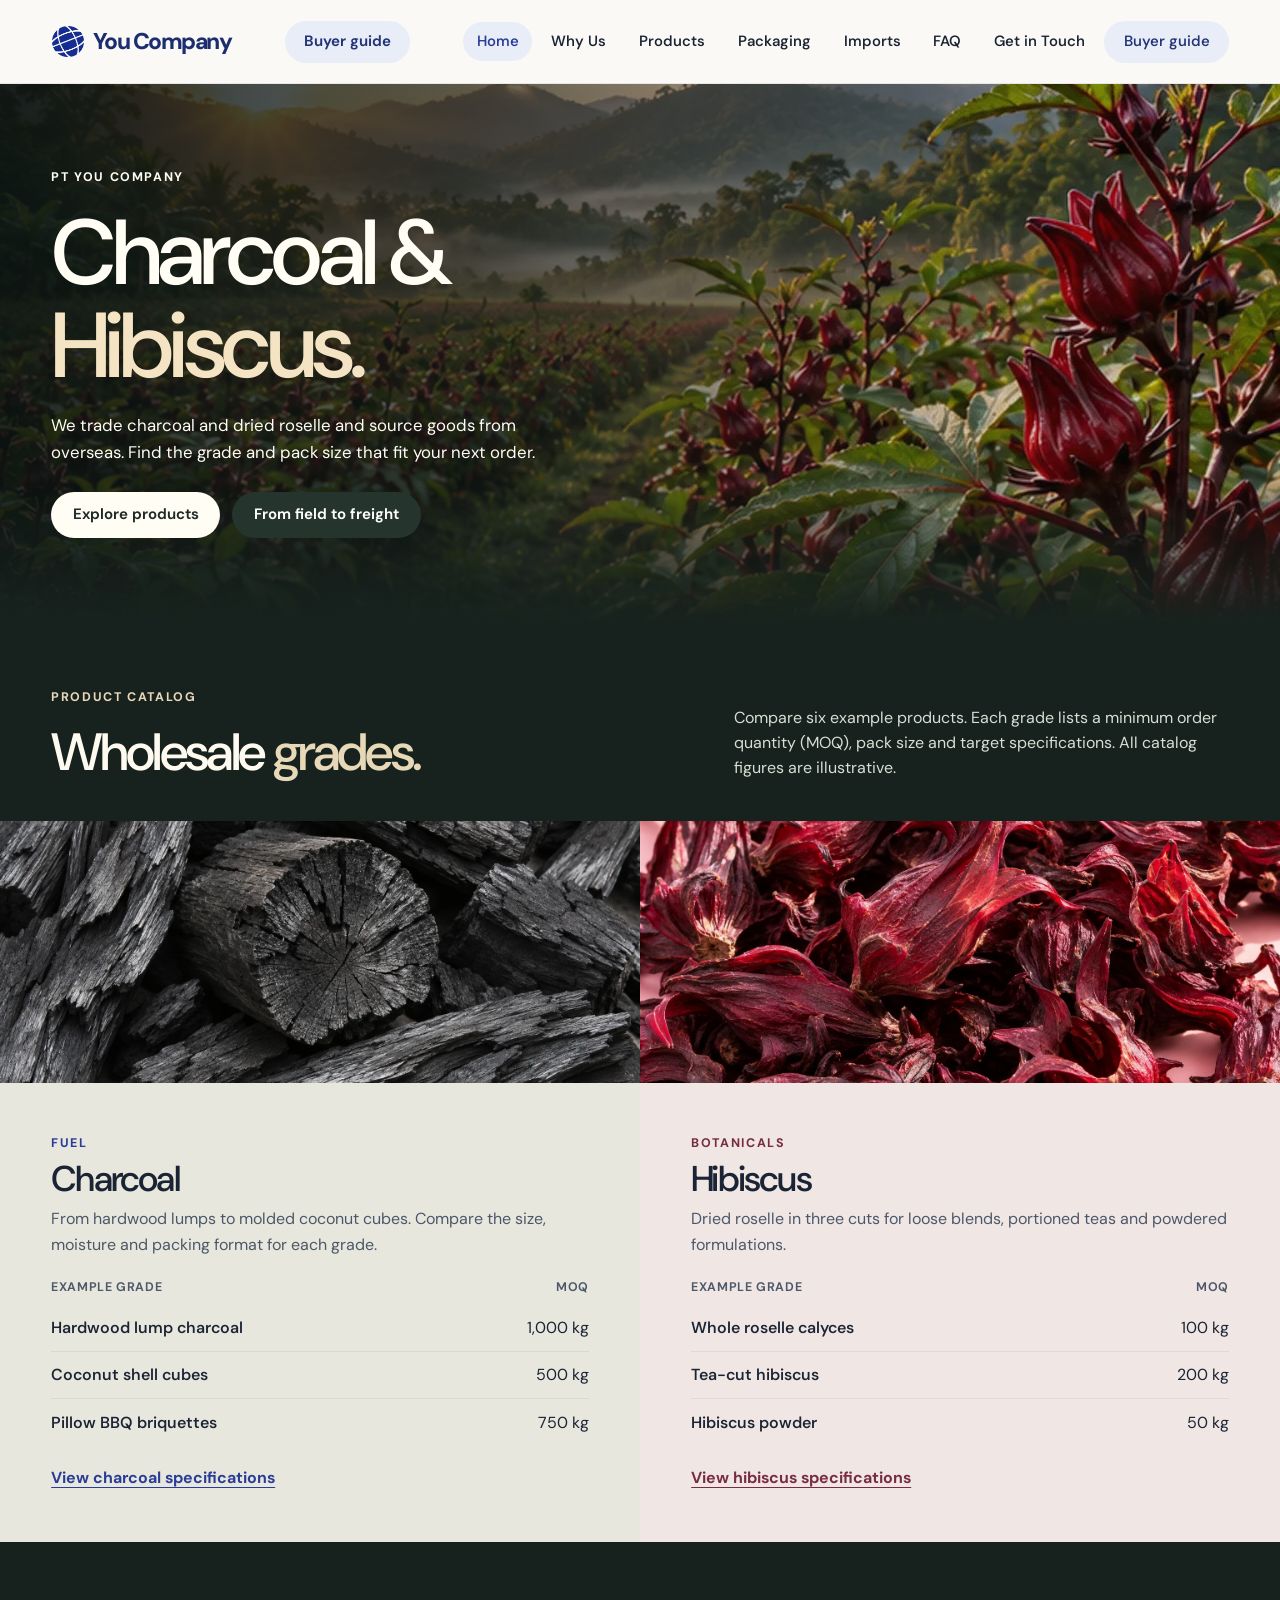
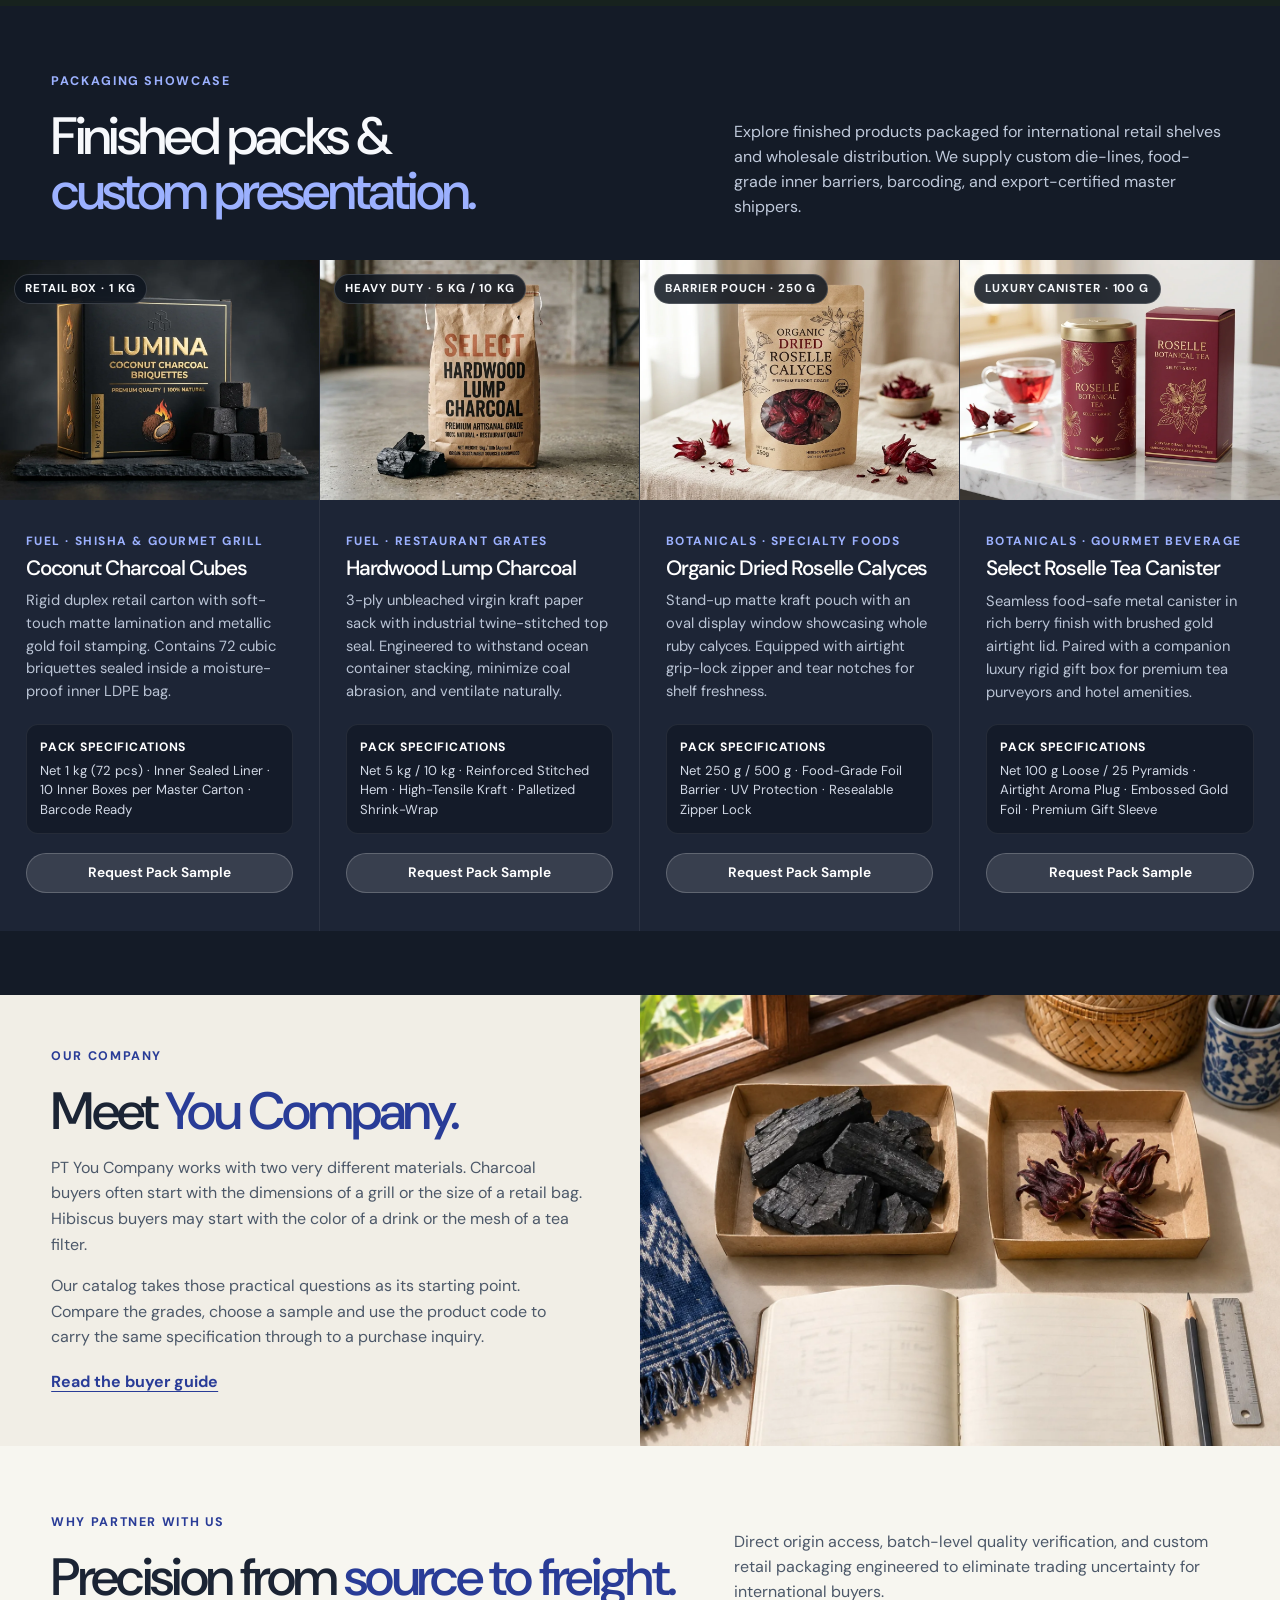
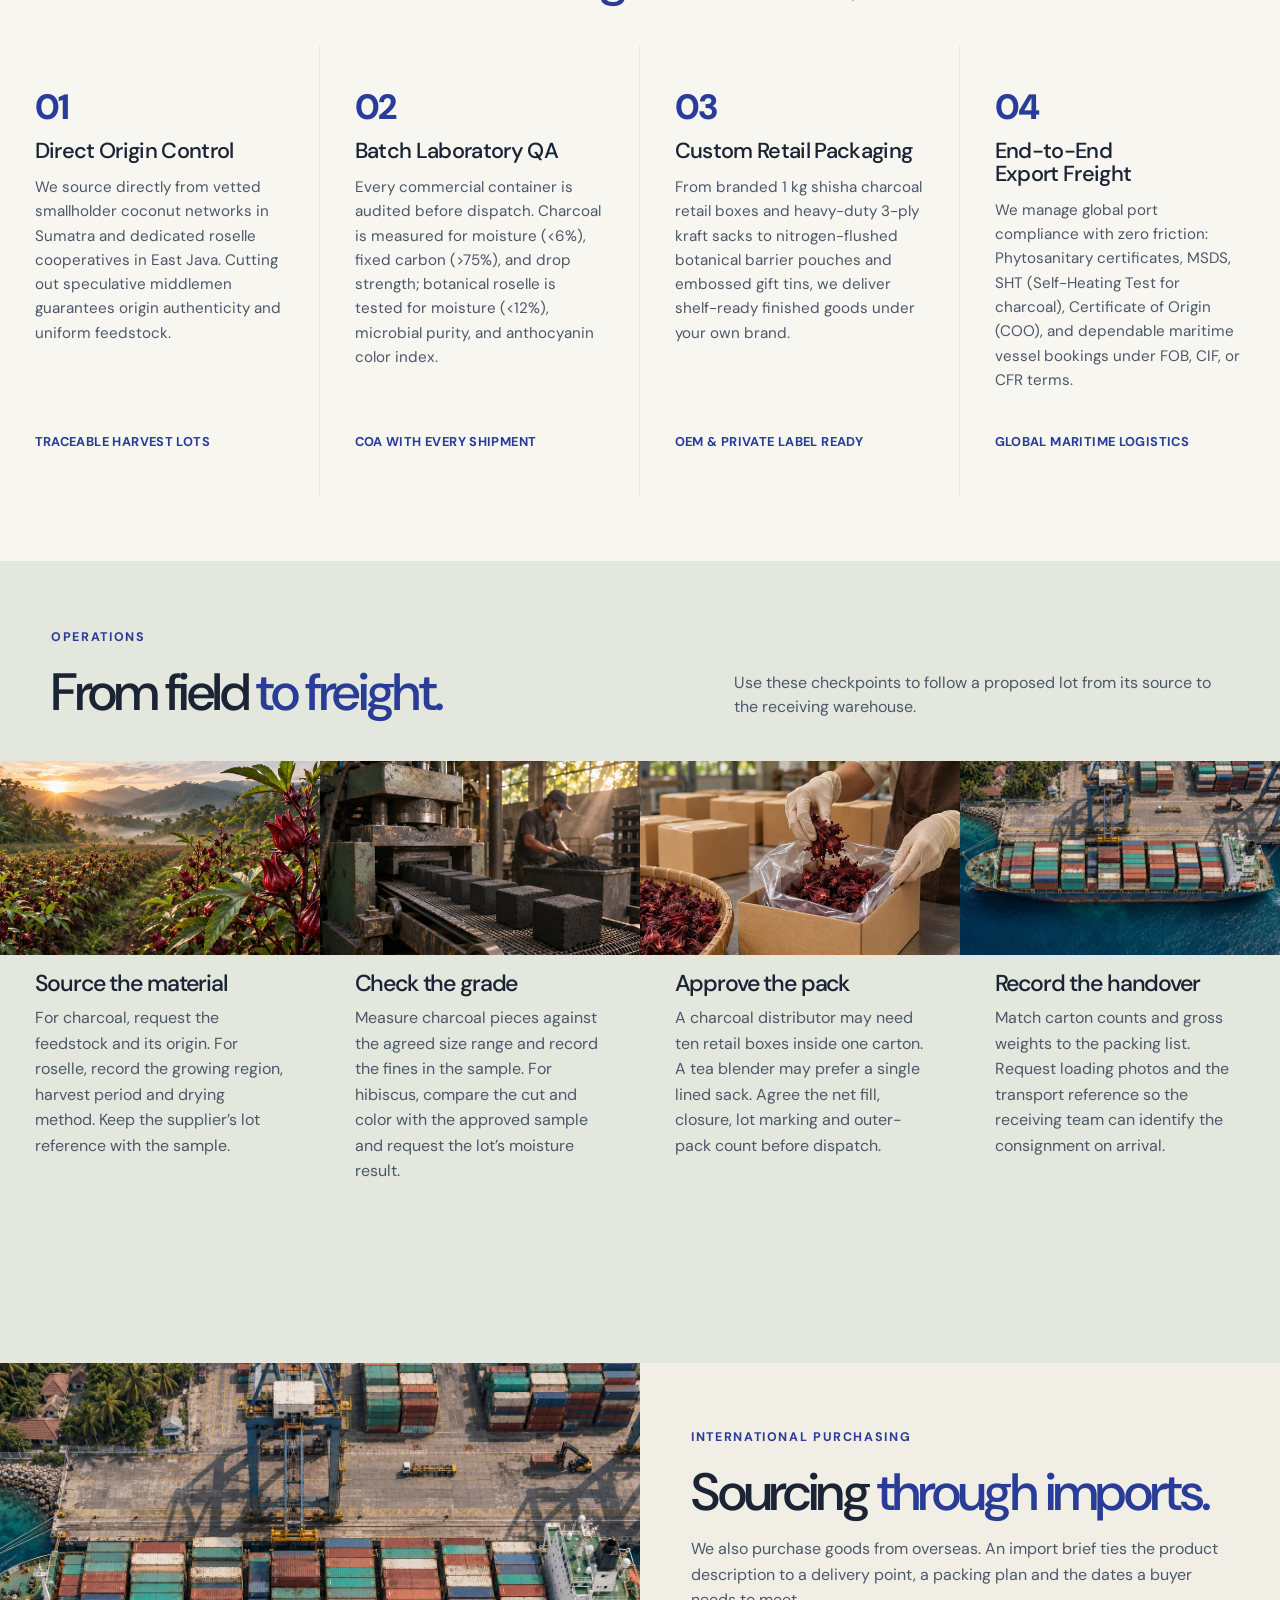
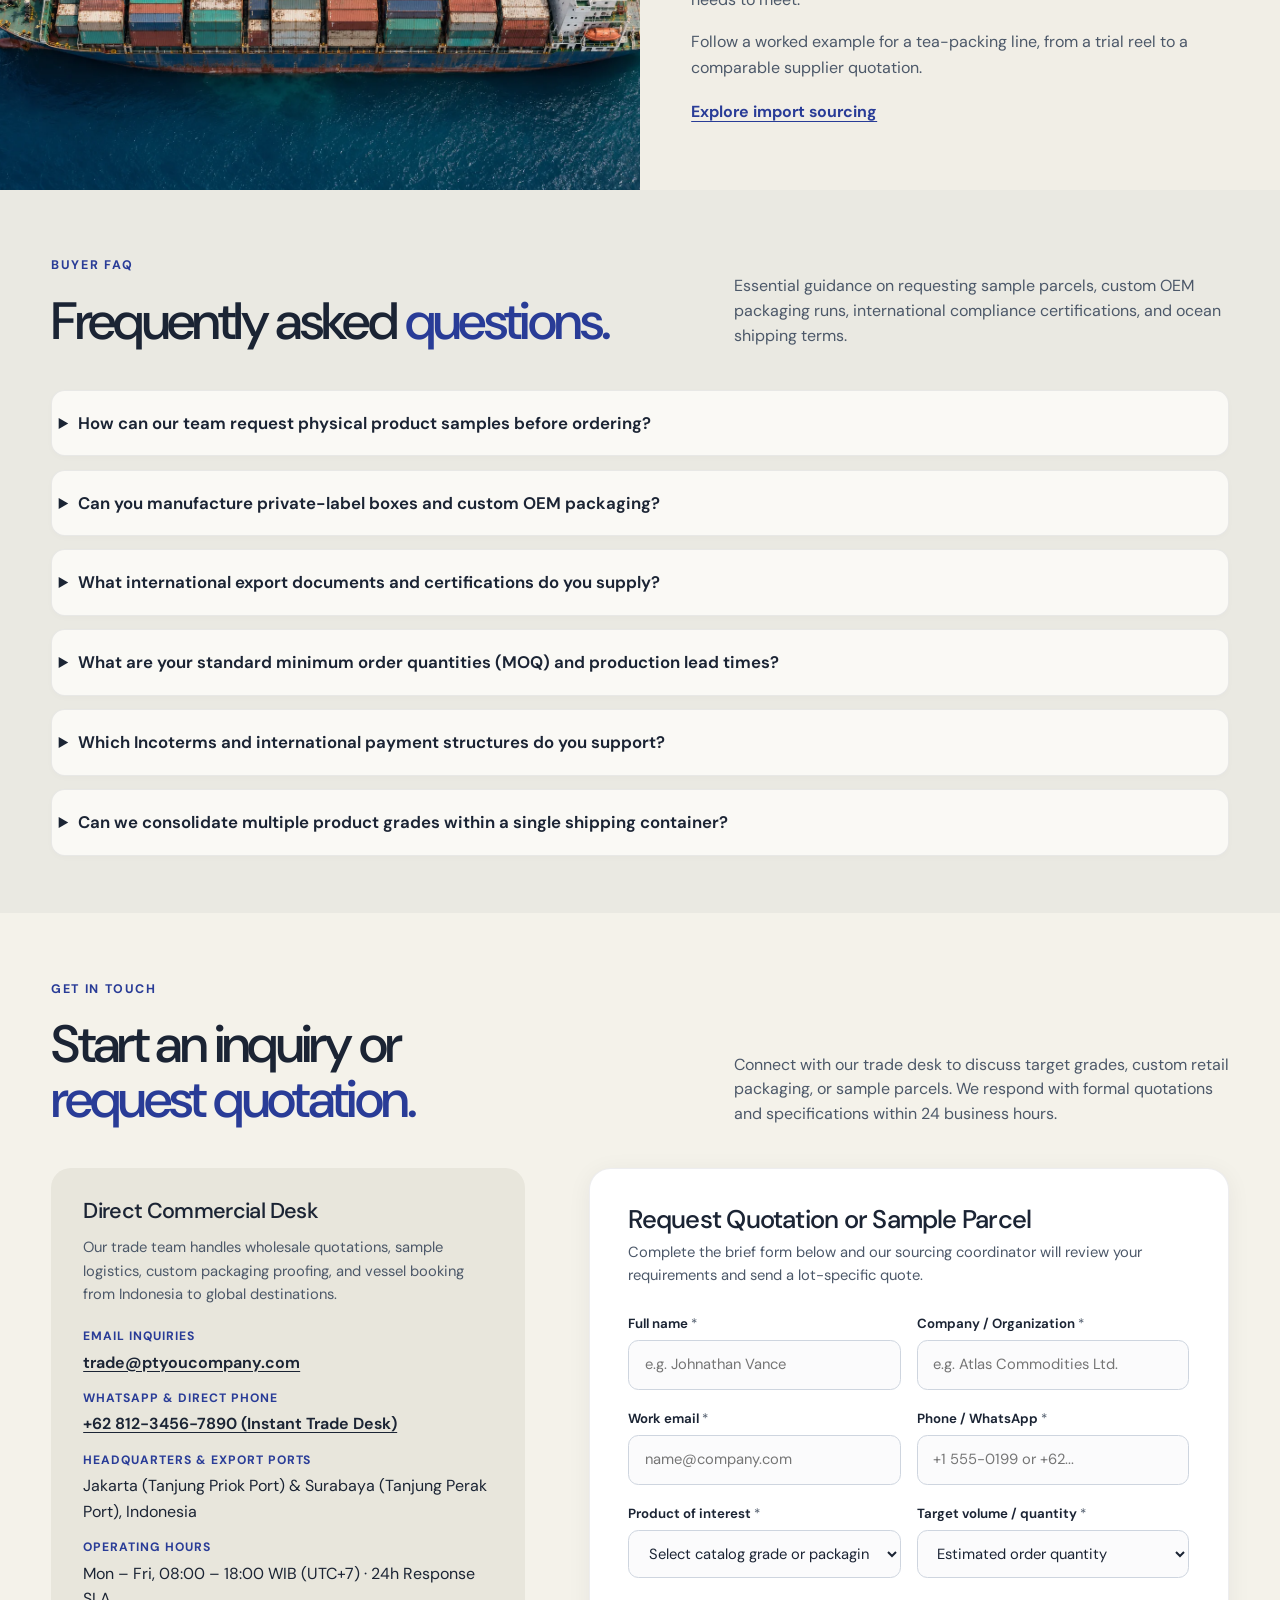
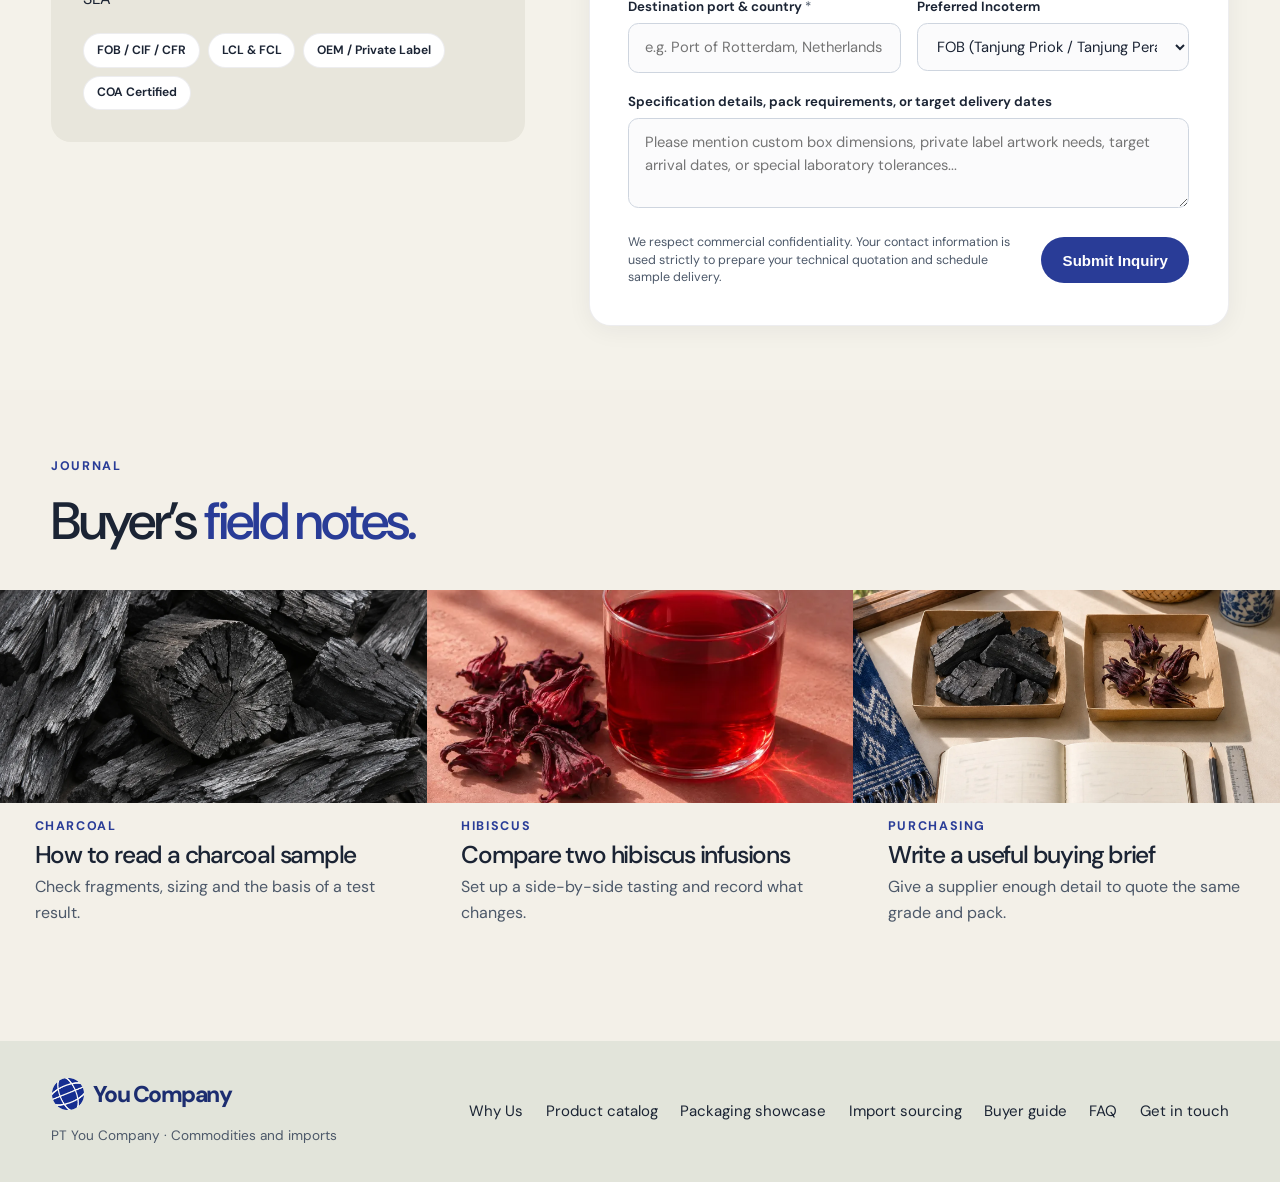
<file: index.html>
<!doctype html>
<html lang="en">
<head>
  <meta charset="utf-8">
  <meta name="viewport" content="width=device-width, initial-scale=1">
  <meta name="theme-color" content="#faf9f5">
  <meta name="description" content="Company profile, six illustrative wholesale charcoal and hibiscus grades, import sourcing and purchasing guidance.">
  <title>Charcoal, hibiscus and import sourcing | PT You Company</title>
  <link rel="icon" href="assets/ikon.png" type="image/png">
    <meta http-equiv="Cache-Control" content="no-cache, no-store, must-revalidate">
  <meta http-equiv="Pragma" content="no-cache">
  <meta http-equiv="Expires" content="0">
  <link rel="stylesheet" href="styles.css?v=2.1.2">
</head>
<body class="home">
  <a class="skip" href="#utama">Skip to content</a>
  <header class="site-header"><div class="wrap masthead">
    <a class="wordmark" href="index.html" aria-label="You Company home"><img src="assets/ikon.png" width="40" height="40" alt=""><span>You Company</span></a>
    <div class="header-right">
      <a class="button quiet guide-link header-guide-desktop" href="mitra.html">Buyer guide</a>
      <button class="nav-toggle" id="nav-toggle" type="button" aria-label="Toggle navigation menu" aria-expanded="false" aria-controls="primary-nav">
        <span class="hamburger-bar"></span>
        <span class="hamburger-bar"></span>
        <span class="hamburger-bar"></span>
      </button>
    </div>
    <nav class="primary-nav" id="primary-nav" aria-label="Main navigation">
      <a href="index.html" aria-current="page">Home</a>
      <a href="#why-us">Why Us</a>
      <a href="#produk">Products</a>
      <a href="#kemasan">Packaging</a>
      <a href="impor.html">Imports</a>
      <a href="#faq">FAQ</a>
      <a href="#kontak">Get in Touch</a>
      <a class="button quiet guide-link mobile-guide-link" href="mitra.html">Buyer guide</a>
    </nav>
  </div></header>
  <main id="utama">
    <section class="film-hero" aria-labelledby="judul">
      <video class="field-film" autoplay muted loop playsinline preload="metadata" poster="assets/field-film-poster.webp" aria-label="Illustrated supply chain film showing a roselle field, charcoal production, packing and container shipping">
        <source src="assets/field-film.mp4?v=2" type="video/mp4" media="(prefers-reduced-motion: no-preference)">
      </video>
      <div class="wrap film-inner"><div class="hero-copy"><p class="label">PT You Company</p>
        <h1 id="judul">Charcoal &amp; <em>Hibiscus.</em></h1>
        <p class="intro">We trade charcoal and dried roselle and source goods from overseas. Find the grade and pack size that fit your next order.</p>
        <div class="actions"><a class="button" href="#produk">Explore products</a><a class="button quiet" href="#operations">From field to freight</a></div>
      </div></div>
    </section>
    <section class="section" id="produk" aria-labelledby="catalog-title">
      <header class="section-heading"><div><p class="label">Product catalog</p><h2 id="catalog-title">Wholesale <em>grades.</em></h2></div>
      <p>Compare six example products. Each grade lists a minimum order quantity (MOQ), pack size and target specifications. All catalog figures are illustrative.</p></header>
      <div class="families"><article class="family charcoal">
      <a class="family-photo" href="charcoal.html" aria-label="View the charcoal catalog"><img src="assets/charcoal.webp" width="1536" height="1024" loading="lazy" alt="Close view of the grain and fractured edges of lump wood charcoal."></a>
      <div class="family-copy"><p class="label">Fuel</p><h3><a href="charcoal.html">Charcoal</a></h3><p>From hardwood lumps to molded coconut cubes. Compare the size, moisture and packing format for each grade.</p>
        <p class="list-key">Example grade <span>MOQ</span></p><ul class="grade-list"><li><a href="charcoal.html#ch01">Hardwood lump charcoal</a><span>1,000 kg</span></li>
    <li><a href="charcoal.html#ch02">Coconut shell cubes</a><span>500 kg</span></li>
    <li><a href="charcoal.html#ch03">Pillow BBQ briquettes</a><span>750 kg</span></li></ul>
        <a class="inline-link" href="charcoal.html">View charcoal specifications</a>
      </div>
    </article><article class="family hibiscus">
      <a class="family-photo" href="hibiscus.html" aria-label="View the hibiscus catalog"><img src="assets/hibiscus.webp" width="1536" height="1024" loading="lazy" alt="Deep red dried roselle calyces with curled tips and visible veins."></a>
      <div class="family-copy"><p class="label">Botanicals</p><h3><a href="hibiscus.html">Hibiscus</a></h3><p>Dried roselle in three cuts for loose blends, portioned teas and powdered formulations.</p>
        <p class="list-key">Example grade <span>MOQ</span></p><ul class="grade-list"><li><a href="hibiscus.html#hb01">Whole roselle calyces</a><span>100 kg</span></li>
    <li><a href="hibiscus.html#hb02">Tea-cut hibiscus</a><span>200 kg</span></li>
    <li><a href="hibiscus.html#hb03">Hibiscus powder</a><span>50 kg</span></li></ul>
        <a class="inline-link" href="hibiscus.html">View hibiscus specifications</a>
      </div>
    </article></div>
    </section>
    <section class="section" id="kemasan" aria-labelledby="packaging-title">
      <header class="section-heading">
        <div>
          <p class="label">Packaging showcase</p>
          <h2 id="packaging-title">Finished packs &amp; <em>custom presentation.</em></h2>
        </div>
        <p>Explore finished products packaged for international retail shelves and wholesale distribution. We supply custom die-lines, food-grade inner barriers, barcoding, and export-certified master shippers.</p>
      </header>
      <div class="packaging-grid">
        <article class="pack-card">
          <div class="pack-photo">
            <span class="pack-badge">Retail Box · 1 kg</span>
            <img src="assets/pack-coconut-cubes.webp" width="1200" height="896" loading="lazy" alt="Premium 1kg matte black and gold retail box for coconut charcoal cubes with stacked cubes on a slate pedestal">
          </div>
          <div class="pack-copy">
            <p class="label">Fuel · Shisha &amp; Gourmet Grill</p>
            <h3>Coconut Charcoal Cubes</h3>
            <p>Rigid duplex retail carton with soft-touch matte lamination and metallic gold foil stamping. Contains 72 cubic briquettes sealed inside a moisture-proof inner LDPE bag.</p>
            <div class="pack-specs">
              <strong>Pack Specifications</strong>
              Net 1 kg (72 pcs) · Inner Sealed Liner · 10 Inner Boxes per Master Carton · Barcode Ready
            </div>
            <div class="pack-action">
              <a class="button" href="#kontak" onclick="document.getElementById('inquiry-product').value='CH02 - Coconut Charcoal Cubes (1kg Retail)'">Request Pack Sample</a>
            </div>
          </div>
        </article>
        <article class="pack-card">
          <div class="pack-photo">
            <span class="pack-badge">Heavy Duty · 5 kg / 10 kg</span>
            <img src="assets/pack-hardwood-charcoal.webp" width="1200" height="896" loading="lazy" alt="Heavy-duty 5kg natural kraft paper sack with stitched twine seal for restaurant-grade hardwood lump charcoal">
          </div>
          <div class="pack-copy">
            <p class="label">Fuel · Restaurant Grates</p>
            <h3>Hardwood Lump Charcoal</h3>
            <p>3-ply unbleached virgin kraft paper sack with industrial twine-stitched top seal. Engineered to withstand ocean container stacking, minimize coal abrasion, and ventilate naturally.</p>
            <div class="pack-specs">
              <strong>Pack Specifications</strong>
              Net 5 kg / 10 kg · Reinforced Stitched Hem · High-Tensile Kraft · Palletized Shrink-Wrap
            </div>
            <div class="pack-action">
              <a class="button" href="#kontak" onclick="document.getElementById('inquiry-product').value='CH01 - Hardwood Lump Charcoal'">Request Pack Sample</a>
            </div>
          </div>
        </article>
        <article class="pack-card">
          <div class="pack-photo">
            <span class="pack-badge">Barrier Pouch · 250 g</span>
            <img src="assets/pack-hibiscus-pouch.webp" width="1200" height="896" loading="lazy" alt="Matte kraft stand-up zipper pouch with clear display window showing ruby-red dried roselle calyces">
          </div>
          <div class="pack-copy">
            <p class="label">Botanicals · Specialty Foods</p>
            <h3>Organic Dried Roselle Calyces</h3>
            <p>Stand-up matte kraft pouch with an oval display window showcasing whole ruby calyces. Equipped with airtight grip-lock zipper and tear notches for shelf freshness.</p>
            <div class="pack-specs">
              <strong>Pack Specifications</strong>
              Net 250 g / 500 g · Food-Grade Foil Barrier · UV Protection · Resealable Zipper Lock
            </div>
            <div class="pack-action">
              <a class="button" href="#kontak" onclick="document.getElementById('inquiry-product').value='HB01 - Whole Roselle Calyces'">Request Pack Sample</a>
            </div>
          </div>
        </article>
        <article class="pack-card">
          <div class="pack-photo">
            <span class="pack-badge">Luxury Canister · 100 g</span>
            <img src="assets/pack-hibiscus-tin.webp" width="1200" height="896" loading="lazy" alt="Luxury deep-berry red cylindrical tea canister with brushed gold lid and embossed gold botanical emblem beside a matching gift box">
          </div>
          <div class="pack-copy">
            <p class="label">Botanicals · Gourmet Beverage</p>
            <h3>Select Roselle Tea Canister</h3>
            <p>Seamless food-safe metal canister in rich berry finish with brushed gold airtight lid. Paired with a companion luxury rigid gift box for premium tea purveyors and hotel amenities.</p>
            <div class="pack-specs">
              <strong>Pack Specifications</strong>
              Net 100 g Loose / 25 Pyramids · Airtight Aroma Plug · Embossed Gold Foil · Premium Gift Sleeve
            </div>
            <div class="pack-action">
              <a class="button" href="#kontak" onclick="document.getElementById('inquiry-product').value='HB02 - Tea-Cut Hibiscus'">Request Pack Sample</a>
            </div>
          </div>
        </article>
      </div>
    </section>
    <section class="section" id="perusahaan" aria-labelledby="company-title">
      <div class="feature company"><div class="feature-copy"><p class="label">Our company</p><h2 id="company-title">Meet <em>You Company.</em></h2>
        <p>PT You Company works with two very different materials. Charcoal buyers often start with the dimensions of a grill or the size of a retail bag. Hibiscus buyers may start with the color of a drink or the mesh of a tea filter.</p>
        <p>Our catalog takes those practical questions as its starting point. Compare the grades, choose a sample and use the product code to carry the same specification through to a purchase inquiry.</p><a class="inline-link" href="mitra.html">Read the buyer guide</a>
      </div><img src="assets/sampel.webp" width="1536" height="1024" loading="lazy" alt="Trays of charcoal and hibiscus beside a ruler and a sample notebook."></div>
    </section>
    <section class="section" id="why-us" aria-labelledby="why-title">
      <header class="section-heading">
        <div>
          <p class="label">Why partner with us</p>
          <h2 id="why-title">Precision from <em>source to freight.</em></h2>
        </div>
        <p>Direct origin access, batch-level quality verification, and custom retail packaging engineered to eliminate trading uncertainty for international buyers.</p>
      </header>
      <div class="why-grid">
        <article class="why-card">
          <div class="why-num">01</div>
          <h3>Direct Origin Control</h3>
          <p>We source directly from vetted smallholder coconut networks in Sumatra and dedicated roselle cooperatives in East Java. Cutting out speculative middlemen guarantees origin authenticity and uniform feedstock.</p>
          <div class="why-spec-pill">Traceable harvest lots</div>
        </article>
        <article class="why-card">
          <div class="why-num">02</div>
          <h3>Batch Laboratory QA</h3>
          <p>Every commercial container is audited before dispatch. Charcoal is measured for moisture (&lt;6%), fixed carbon (&gt;75%), and drop strength; botanical roselle is tested for moisture (&lt;12%), microbial purity, and anthocyanin color index.</p>
          <div class="why-spec-pill">COA with every shipment</div>
        </article>
        <article class="why-card">
          <div class="why-num">03</div>
          <h3>Custom Retail Packaging</h3>
          <p>From branded 1 kg shisha charcoal retail boxes and heavy-duty 3-ply kraft sacks to nitrogen-flushed botanical barrier pouches and embossed gift tins, we deliver shelf-ready finished goods under your own brand.</p>
          <div class="why-spec-pill">OEM &amp; private label ready</div>
        </article>
        <article class="why-card">
          <div class="why-num">04</div>
          <h3>End-to-End Export Freight</h3>
          <p>We manage global port compliance with zero friction: Phytosanitary certificates, MSDS, SHT (Self-Heating Test for charcoal), Certificate of Origin (COO), and dependable maritime vessel bookings under FOB, CIF, or CFR terms.</p>
          <div class="why-spec-pill">Global maritime logistics</div>
        </article>
      </div>
    </section>
    <section class="section" id="operations" aria-labelledby="operations-title">
      <header class="section-heading"><div><p class="label">Operations</p><h2 id="operations-title">From field <em>to freight.</em></h2></div>
        <p>Use these checkpoints to follow a proposed lot from its source to the receiving warehouse.</p></header>
      <div class="operation-grid">
        <article><img src="assets/field-film-poster.webp" width="1280" height="720" alt="Illustration of roselle growing in a cultivated field." loading="lazy"><h3>Source the material</h3><p>For charcoal, request the feedstock and its origin. For roselle, record the growing region, harvest period and drying method. Keep the supplier’s lot reference with the sample.</p></article>
        <article><img src="assets/production.webp" width="1280" height="720" alt="Illustrated charcoal briquettes leaving a production line." loading="lazy"><h3>Check the grade</h3><p>Measure charcoal pieces against the agreed size range and record the fines in the sample. For hibiscus, compare the cut and color with the approved sample and request the lot’s moisture result.</p></article>
        <article><img src="assets/packing.webp" width="1280" height="720" alt="Illustration of dried roselle being packed in a lined carton." loading="lazy"><h3>Approve the pack</h3><p>A charcoal distributor may need ten retail boxes inside one carton. A tea blender may prefer a single lined sack. Agree the net fill, closure, lot marking and outer-pack count before dispatch.</p></article>
        <article><img src="assets/pelabuhan.webp" width="1672" height="941" alt="A container ship at a cargo terminal." loading="lazy"><h3>Record the handover</h3><p>Match carton counts and gross weights to the packing list. Request loading photos and the transport reference so the receiving team can identify the consignment on arrival.</p></article>
      </div>
    </section>
    <section class="section" aria-labelledby="import-title">
      <div class="feature import-feature"><img src="assets/pelabuhan.webp" width="1672" height="941" loading="lazy" alt="Container ship alongside a terminal, seen from above."><div class="feature-copy"><p class="label">International purchasing</p><h2 id="import-title">Sourcing <em>through imports.</em></h2>
        <p>We also purchase goods from overseas. An import brief ties the product description to a delivery point, a packing plan and the dates a buyer needs to meet.</p><p>Follow a worked example for a tea-packing line, from a trial reel to a comparable supplier quotation.</p><a class="inline-link" href="impor.html">Explore import sourcing</a></div></div>
    </section>
    <section class="section" id="faq" aria-labelledby="faq-title">
      <header class="section-heading">
        <div>
          <p class="label">Buyer FAQ</p>
          <h2 id="faq-title">Frequently asked <em>questions.</em></h2>
        </div>
        <p>Essential guidance on requesting sample parcels, custom OEM packaging runs, international compliance certifications, and ocean shipping terms.</p>
      </header>
      <div class="faq-grid">
        <details class="faq-item">
          <summary>How can our team request physical product samples before ordering?</summary>
          <p>We supply lab-certified sample parcels (typically 500g–1kg for charcoal grades and 100g–250g for roselle botanicals) drawn directly from current production batches. Each sample includes a lot Certificate of Analysis (COA). Buyers provide their DHL/FedEx courier account or we invoice international express air freight at cost.</p>
        </details>
        <details class="faq-item">
          <summary>Can you manufacture private-label boxes and custom OEM packaging?</summary>
          <p>Yes. We offer turnkey private labeling. You provide your vector artwork, barcodes, and die-lines, and we handle carton printing, food-grade inner film sealing, and customized master shipping cases. Custom box printing typically requires an MOQ starting from 500 to 1,000 units.</p>
        </details>
        <details class="faq-item">
          <summary>What international export documents and certifications do you supply?</summary>
          <p>Every export shipment includes a Certificate of Analysis (COA), Commercial Invoice, Detailed Packing List, and Bill of Lading (B/L). For charcoal, we issue material safety data sheets (MSDS) and self-heating test reports (SHT). For hibiscus, we supply official Phytosanitary Certificates and Certificate of Origin (COO Form D / Form E / Form AK / Form A).</p>
        </details>
        <details class="faq-item">
          <summary>What are your standard minimum order quantities (MOQ) and production lead times?</summary>
          <p>Trial commercial orders begin at 500 kg to 1,000 kg for palletized LCL shipments, while full container load (FCL) orders range between 18–26 metric tons depending on the product bulk density. Standard preparation and packing time is 14 to 21 business days upon contract confirmation and deposit.</p>
        </details>
        <details class="faq-item">
          <summary>Which Incoterms and international payment structures do you support?</summary>
          <p>We routinely export under Incoterms 2020: FOB (Tanjung Priok, Jakarta or Tanjung Perak, Surabaya), CIF, CFR, or EXW. Standard payment terms are Telegraphic Transfer (T/T with 30–50% advance deposit and balance against Bill of Lading copy) or Confirmed Irrevocable Letter of Credit (L/C at sight) for container volumes.</p>
        </details>
        <details class="faq-item">
          <summary>Can we consolidate multiple product grades within a single shipping container?</summary>
          <p>Yes. Multi-grade consolidation is supported (e.g. combining coconut shell cubes with hardwood lump, or combining whole roselle calyces with tea-cut cuts). We arrange dedicated pallet zoning and container weight distribution plans to ensure transit stability and seamless customs clearance.</p>
        </details>
      </div>
    </section>
    <section class="section" id="kontak" aria-labelledby="contact-title">
      <header class="section-heading">
        <div>
          <p class="label">Get in touch</p>
          <h2 id="contact-title">Start an inquiry or <em>request quotation.</em></h2>
        </div>
        <p>Connect with our trade desk to discuss target grades, custom retail packaging, or sample parcels. We respond with formal quotations and specifications within 24 business hours.</p>
      </header>
      <div class="contact-wrap">
        <aside class="contact-sidebar">
          <div class="contact-info-block">
            <h3>Direct Commercial Desk</h3>
            <p>Our trade team handles wholesale quotations, sample logistics, custom packaging proofing, and vessel booking from Indonesia to global destinations.</p>
            <ul class="contact-links">
              <li>
                <span class="contact-label">Email Inquiries</span>
                <a href="mailto:trade@ptyoucompany.com">trade@ptyoucompany.com</a>
              </li>
              <li>
                <span class="contact-label">WhatsApp &amp; Direct Phone</span>
                <a href="https://wa.me/6281234567890" target="_blank" rel="noopener">+62 812-3456-7890 (Instant Trade Desk)</a>
              </li>
              <li>
                <span class="contact-label">Headquarters &amp; Export Ports</span>
                <span>Jakarta (Tanjung Priok Port) &amp; Surabaya (Tanjung Perak Port), Indonesia</span>
              </li>
              <li>
                <span class="contact-label">Operating Hours</span>
                <span>Mon – Fri, 08:00 – 18:00 WIB (UTC+7) · 24h Response SLA</span>
              </li>
            </ul>
            <div class="contact-badge-list">
              <span>FOB / CIF / CFR</span>
              <span>LCL &amp; FCL</span>
              <span>OEM / Private Label</span>
              <span>COA Certified</span>
            </div>
          </div>
        </aside>
        <div class="contact-form-panel">
          <h3>Request Quotation or Sample Parcel</h3>
          <p>Complete the brief form below and our sourcing coordinator will review your requirements and send a lot-specific quote.</p>
          <form class="inquiry-form" id="trade-inquiry-form" name="trade-inquiry" method="POST" data-netlify="true" netlify-honeypot="bot-field" onsubmit="event.preventDefault(); const form = this; fetch('/', { method: 'POST', headers: { 'Content-Type': 'application/x-www-form-urlencoded' }, body: new URLSearchParams(new FormData(form)).toString() }).catch(() => {}).finally(() => { document.getElementById('form-feedback').style.display='block'; form.reset(); });">
            <input type="hidden" name="form-name" value="trade-inquiry">
            <p style="display:none"><label>Don't fill this out if you're human: <input name="bot-field"></label></p>
            <div class="form-row">
              <div class="form-group">
                <label for="buyer-name">Full name <span>*</span></label>
                <input class="form-control" type="text" id="buyer-name" name="name" required placeholder="e.g. Johnathan Vance">
              </div>
              <div class="form-group">
                <label for="buyer-company">Company / Organization <span>*</span></label>
                <input class="form-control" type="text" id="buyer-company" name="company" required placeholder="e.g. Atlas Commodities Ltd.">
              </div>
            </div>
            <div class="form-row">
              <div class="form-group">
                <label for="buyer-email">Work email <span>*</span></label>
                <input class="form-control" type="email" id="buyer-email" name="email" required placeholder="name@company.com">
              </div>
              <div class="form-group">
                <label for="buyer-phone">Phone / WhatsApp <span>*</span></label>
                <input class="form-control" type="tel" id="buyer-phone" name="phone" required placeholder="+1 555-0199 or +62...">
              </div>
            </div>
            <div class="form-row">
              <div class="form-group">
                <label for="inquiry-product">Product of interest <span>*</span></label>
                <select class="form-control" id="inquiry-product" name="product" required>
                  <option value="" disabled selected>Select catalog grade or packaging format</option>
                  <option value="CH01 - Hardwood Lump Charcoal">CH01 · Hardwood Lump Charcoal (Bulk / Sacks)</option>
                  <option value="CH02 - Coconut Charcoal Cubes (1kg Retail)">CH02 · Coconut Charcoal Cubes (1kg Retail Box)</option>
                  <option value="CH03 - Pillow BBQ Briquettes">CH03 · Pillow BBQ Briquettes</option>
                  <option value="HB01 - Whole Roselle Calyces">HB01 · Whole Roselle Calyces (Stand-up Pouch)</option>
                  <option value="HB02 - Tea-Cut Hibiscus">HB02 · Tea-Cut Hibiscus (Sacks / Canister)</option>
                  <option value="HB03 - Hibiscus Powder">HB03 · Hibiscus Botanical Powder</option>
                  <option value="Custom OEM Packaging">Custom OEM / Private Label Packaging</option>
                  <option value="Import Sourcing Inquiry">Import Sourcing &amp; Procurement</option>
                </select>
              </div>
              <div class="form-group">
                <label for="target-volume">Target volume / quantity <span>*</span></label>
                <select class="form-control" id="target-volume" name="volume" required>
                  <option value="" disabled selected>Estimated order quantity</option>
                  <option value="Sample Parcel (Evaluation)">Sample Parcel (1–2 kg Evaluation)</option>
                  <option value="Trial Order (500kg - 2 Tons)">Trial Order (500 kg – 2 MT)</option>
                  <option value="1x 20ft FCL (18-20 MT)">1x 20ft FCL Container (18–20 MT)</option>
                  <option value="1x 40ft HC FCL (25-27 MT)">1x 40ft HC FCL Container (25–27 MT)</option>
                  <option value="Recurring Monthly Supply">Recurring Monthly Supply Contract</option>
                </select>
              </div>
            </div>
            <div class="form-row">
              <div class="form-group">
                <label for="destination-port">Destination port &amp; country <span>*</span></label>
                <input class="form-control" type="text" id="destination-port" name="destination" required placeholder="e.g. Port of Rotterdam, Netherlands">
              </div>
              <div class="form-group">
                <label for="target-incoterm">Preferred Incoterm</label>
                <select class="form-control" id="target-incoterm" name="incoterm">
                  <option value="FOB - Free on Board">FOB (Tanjung Priok / Tanjung Perak)</option>
                  <option value="CIF - Cost, Insurance, Freight">CIF (Delivered to Destination Port)</option>
                  <option value="CFR - Cost and Freight">CFR</option>
                  <option value="EXW - Ex Works">EXW (Origin Warehouse)</option>
                </select>
              </div>
            </div>
            <div class="form-group">
              <label for="order-notes">Specification details, pack requirements, or target delivery dates</label>
              <textarea class="form-control" id="order-notes" name="notes" placeholder="Please mention custom box dimensions, private label artwork needs, target arrival dates, or special laboratory tolerances..."></textarea>
            </div>
            <div class="form-footer">
              <p class="form-disclaimer">We respect commercial confidentiality. Your contact information is used strictly to prepare your technical quotation and schedule sample delivery.</p>
              <button class="button form-submit-btn" type="submit">Submit Inquiry</button>
            </div>
            <div class="form-success-banner" id="form-feedback">
              ✓ Inquiry submitted successfully. Our trade coordinator has received your brief and will respond within 24 business hours with specifications and a formal quotation.
            </div>
          </form>
        </div>
      </div>
    </section>
    <section class="section" id="jurnal" aria-labelledby="journal-title">
      <header class="section-heading"><div><p class="label">Journal</p><h2 id="journal-title">Buyer’s <em>field notes.</em></h2></div></header>
      <div class="journal-grid"><article><a class="journal-card" href="charcoal.html#sampel"><img src="assets/charcoal.webp" width="1536" height="1024" loading="lazy" alt=""><p class="label">Charcoal</p><h3>How to read a charcoal sample</h3><p>Check fragments, sizing and the basis of a test result.</p></a></article><article><a class="journal-card" href="hibiscus.html#seduhan"><img src="assets/seduhan.webp" width="700" height="467" loading="lazy" alt=""><p class="label">Hibiscus</p><h3>Compare two hibiscus infusions</h3><p>Set up a side-by-side tasting and record what changes.</p></a></article><article><a class="journal-card" href="mitra.html#permintaan"><img src="assets/sampel.webp" width="1536" height="1024" loading="lazy" alt=""><p class="label">Purchasing</p><h3>Write a useful buying brief</h3><p>Give a supplier enough detail to quote the same grade and pack.</p></a></article></div>
    </section>
  </main>
  <footer><div class="wrap footer-inner">
    <div><a class="wordmark" href="index.html" aria-label="You Company home"><img src="assets/ikon.png" width="40" height="40" alt=""><span>You Company</span></a><p>PT You Company · Commodities and imports</p></div>
    <nav aria-label="Footer navigation">
      <a href="index.html#why-us">Why Us</a>
      <a href="index.html#produk">Product catalog</a>
      <a href="index.html#kemasan">Packaging showcase</a>
      <a href="impor.html">Import sourcing</a>
      <a href="mitra.html">Buyer guide</a>
      <a href="index.html#faq">FAQ</a>
      <a href="index.html#kontak">Get in touch</a>
    </nav>
  </div></footer>
  <script>
    (function () {
      var toggle = document.getElementById('nav-toggle');
      var header = document.querySelector('.site-header');
      if (!toggle || !header) return;
      function toggleMenu() {
        var isOpen = header.classList.toggle('nav-open');
        toggle.setAttribute('aria-expanded', isOpen ? 'true' : 'false');
      }
      toggle.addEventListener('click', toggleMenu);
      header.querySelectorAll('.primary-nav a').forEach(function (link) {
        link.addEventListener('click', function () {
          if (header.classList.contains('nav-open')) toggleMenu();
        });
      });
      document.addEventListener('click', function (e) {
        if (header.classList.contains('nav-open') && !header.contains(e.target)) toggleMenu();
      });
    })();
  </script>
</body>
</html>
</file>
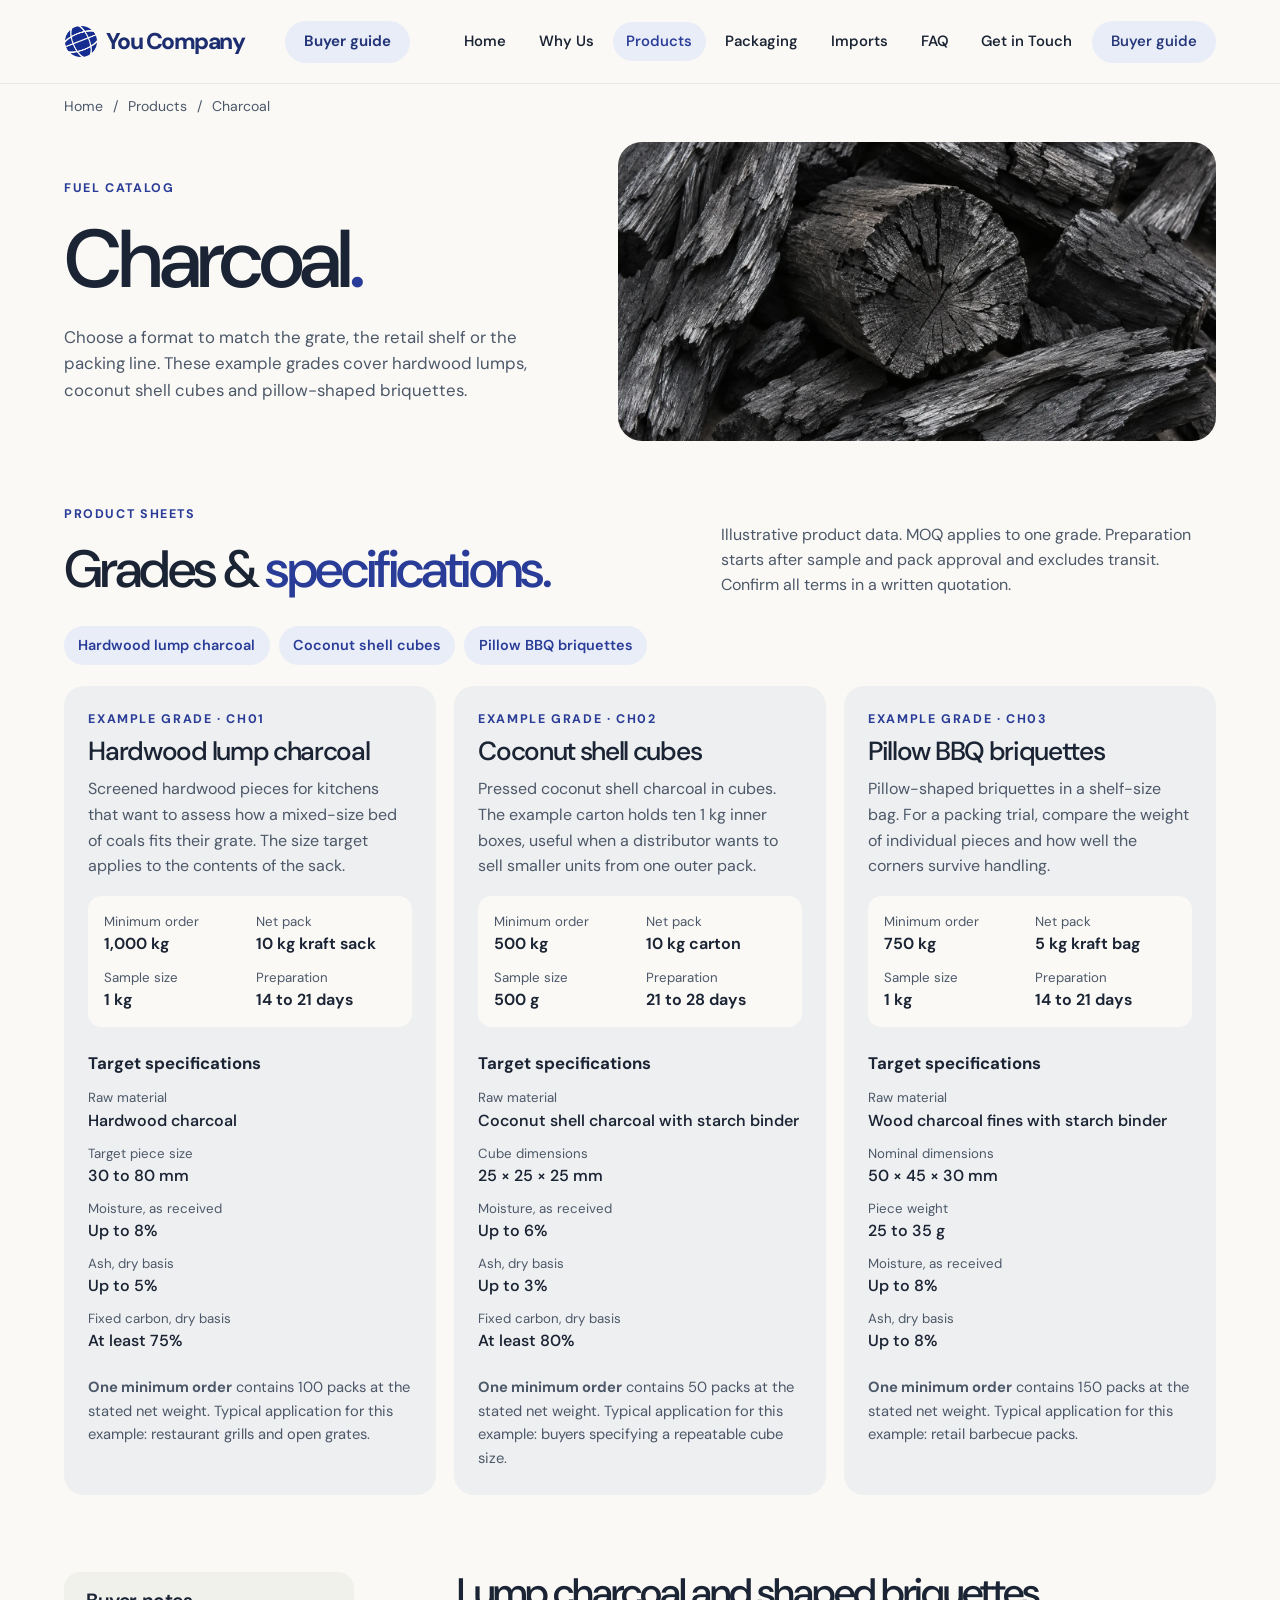
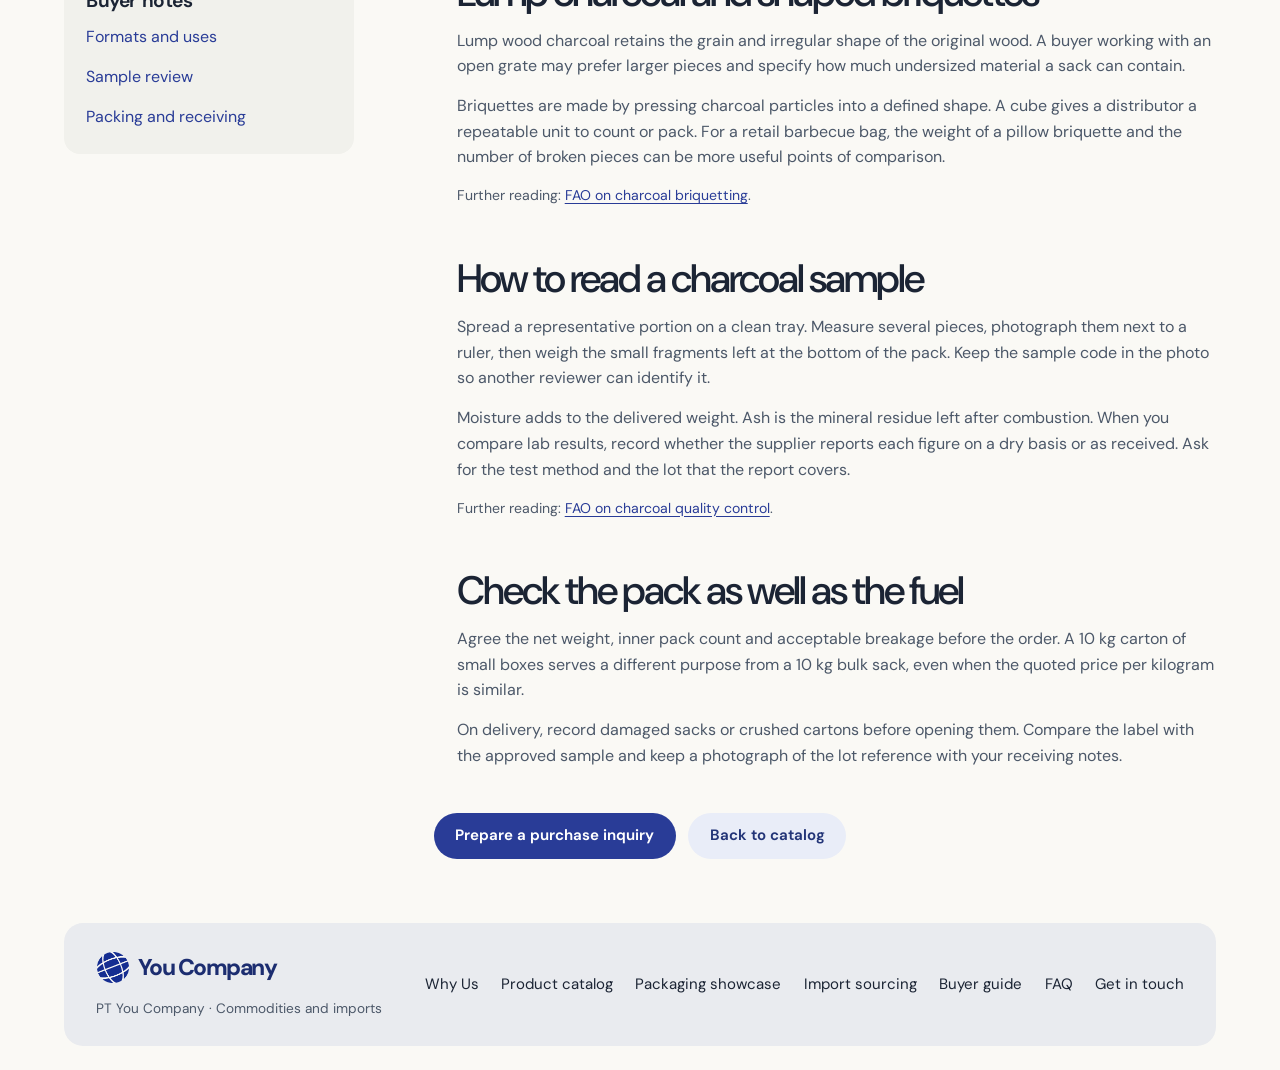
<file: charcoal.html>
<!doctype html>
<html lang="en">
<head>
  <meta charset="utf-8">
  <meta name="viewport" content="width=device-width, initial-scale=1">
  <meta name="theme-color" content="#faf9f5">
  <meta name="description" content="Choose a format to match the grate, the retail shelf or the packing line. These example grades cover hardwood lumps, coconut shell cubes and pillow-shaped briquettes.">
  <title>Charcoal grades and specifications | PT You Company</title>
  <link rel="icon" href="assets/ikon.png" type="image/png">
    <meta http-equiv="Cache-Control" content="no-cache, no-store, must-revalidate">
  <meta http-equiv="Pragma" content="no-cache">
  <meta http-equiv="Expires" content="0">
  <link rel="stylesheet" href="styles.css?v=2.1.2">
</head>
<body class="charcoal">
  <a class="skip" href="#utama">Skip to content</a>
  <header class="site-header"><div class="wrap masthead">
    <a class="wordmark" href="index.html" aria-label="You Company home"><img src="assets/ikon.png" width="40" height="40" alt=""><span>You Company</span></a>
    <div class="header-right">
      <a class="button quiet guide-link header-guide-desktop" href="mitra.html">Buyer guide</a>
      <button class="nav-toggle" id="nav-toggle" type="button" aria-label="Toggle navigation menu" aria-expanded="false" aria-controls="primary-nav">
        <span class="hamburger-bar"></span>
        <span class="hamburger-bar"></span>
        <span class="hamburger-bar"></span>
      </button>
    </div>
    <nav class="primary-nav" id="primary-nav" aria-label="Main navigation">
      <a href="index.html">Home</a>
      <a href="index.html#why-us">Why Us</a>
      <a href="index.html#produk" class="current-section">Products</a>
      <a href="index.html#kemasan">Packaging</a>
      <a href="impor.html">Imports</a>
      <a href="index.html#faq">FAQ</a>
      <a href="index.html#kontak">Get in Touch</a>
      <a class="button quiet guide-link mobile-guide-link" href="mitra.html">Buyer guide</a>
    </nav>
  </div></header>
  <main id="utama">
    <div class="wrap">
      <nav class="crumbs" aria-label="Breadcrumb"><a href="index.html">Home</a><span aria-hidden="true">/</span><a href="index.html#produk">Products</a><span aria-hidden="true">/</span><span aria-current="page">Charcoal</span></nav>
      <div class="hero detail-hero"><div class="hero-copy"><p class="label">Fuel catalog</p><h1>Charcoal<em>.</em></h1><p class="intro">Choose a format to match the grate, the retail shelf or the packing line. These example grades cover hardwood lumps, coconut shell cubes and pillow-shaped briquettes.</p></div><figure class="cover"><img src="assets/charcoal.webp" width="1536" height="1024" fetchpriority="high" alt="Close view of the grain and fractured edges of lump wood charcoal."></figure></div>
    </div>
    <section class="wrap catalog-section" id="specifications"><header class="section-heading"><div><p class="label">Product sheets</p><h2>Grades &amp; <em>specifications.</em></h2></div>
      <p>Illustrative product data. MOQ applies to one grade. Preparation starts after sample and pack approval and excludes transit. Confirm all terms in a written quotation.</p></header>
      <nav class="grade-jumps" aria-label="Jump to a grade"><a href="#ch01">Hardwood lump charcoal</a><a href="#ch02">Coconut shell cubes</a><a href="#ch03">Pillow BBQ briquettes</a></nav><div class="sheets"><article class="sheet" id="ch01">
      <header><p class="label">Example grade · CH01</p><h3>Hardwood lump charcoal</h3><p>Screened hardwood pieces for kitchens that want to assess how a mixed-size bed of coals fits their grate. The size target applies to the contents of the sack.</p></header>
      <dl class="key-facts">
      <div><dt>Minimum order</dt><dd>1,000 kg</dd></div>
      <div><dt>Net pack</dt><dd>10 kg kraft sack</dd></div>
      <div><dt>Sample size</dt><dd>1 kg</dd></div>
      <div><dt>Preparation</dt><dd>14 to 21 days</dd></div>
    </dl>
      <h4>Target specifications</h4><dl class="facts">
      <div><dt>Raw material</dt><dd>Hardwood charcoal</dd></div>
      <div><dt>Target piece size</dt><dd>30 to 80 mm</dd></div>
      <div><dt>Moisture, as received</dt><dd>Up to 8%</dd></div>
      <div><dt>Ash, dry basis</dt><dd>Up to 5%</dd></div>
      <div><dt>Fixed carbon, dry basis</dt><dd>At least 75%</dd></div>
    </dl>
      <p class="pack-note"><strong>One minimum order</strong> contains 100 packs at the stated net weight. Typical application for this example: restaurant grills and open grates.</p>
    </article>
    <article class="sheet" id="ch02">
      <header><p class="label">Example grade · CH02</p><h3>Coconut shell cubes</h3><p>Pressed coconut shell charcoal in cubes. The example carton holds ten 1 kg inner boxes, useful when a distributor wants to sell smaller units from one outer pack.</p></header>
      <dl class="key-facts">
      <div><dt>Minimum order</dt><dd>500 kg</dd></div>
      <div><dt>Net pack</dt><dd>10 kg carton</dd></div>
      <div><dt>Sample size</dt><dd>500 g</dd></div>
      <div><dt>Preparation</dt><dd>21 to 28 days</dd></div>
    </dl>
      <h4>Target specifications</h4><dl class="facts">
      <div><dt>Raw material</dt><dd>Coconut shell charcoal with starch binder</dd></div>
      <div><dt>Cube dimensions</dt><dd>25 × 25 × 25 mm</dd></div>
      <div><dt>Moisture, as received</dt><dd>Up to 6%</dd></div>
      <div><dt>Ash, dry basis</dt><dd>Up to 3%</dd></div>
      <div><dt>Fixed carbon, dry basis</dt><dd>At least 80%</dd></div>
    </dl>
      <p class="pack-note"><strong>One minimum order</strong> contains 50 packs at the stated net weight. Typical application for this example: buyers specifying a repeatable cube size.</p>
    </article>
    <article class="sheet" id="ch03">
      <header><p class="label">Example grade · CH03</p><h3>Pillow BBQ briquettes</h3><p>Pillow-shaped briquettes in a shelf-size bag. For a packing trial, compare the weight of individual pieces and how well the corners survive handling.</p></header>
      <dl class="key-facts">
      <div><dt>Minimum order</dt><dd>750 kg</dd></div>
      <div><dt>Net pack</dt><dd>5 kg kraft bag</dd></div>
      <div><dt>Sample size</dt><dd>1 kg</dd></div>
      <div><dt>Preparation</dt><dd>14 to 21 days</dd></div>
    </dl>
      <h4>Target specifications</h4><dl class="facts">
      <div><dt>Raw material</dt><dd>Wood charcoal fines with starch binder</dd></div>
      <div><dt>Nominal dimensions</dt><dd>50 × 45 × 30 mm</dd></div>
      <div><dt>Piece weight</dt><dd>25 to 35 g</dd></div>
      <div><dt>Moisture, as received</dt><dd>Up to 8%</dd></div>
      <div><dt>Ash, dry basis</dt><dd>Up to 8%</dd></div>
    </dl>
      <p class="pack-note"><strong>One minimum order</strong> contains 150 packs at the stated net weight. Typical application for this example: retail barbecue packs.</p>
    </article></div></section><div class="wrap reading-layout">
      <aside><div class="contents"><h2>Buyer notes</h2><nav aria-label="Table of contents"><a href="#bentuk">Formats and uses</a>
    <a href="#sampel">Sample review</a>
    <a href="#kemasan">Packing and receiving</a></nav></div></aside>
      <div class="reading"><section id="bentuk"><h2>Lump charcoal and shaped briquettes</h2>
    <p>Lump wood charcoal retains the grain and irregular shape of the original wood. A buyer working with an open grate may prefer larger pieces and specify how much undersized material a sack can contain.</p><p>Briquettes are made by pressing charcoal particles into a defined shape. A cube gives a distributor a repeatable unit to count or pack. For a retail barbecue bag, the weight of a pillow briquette and the number of broken pieces can be more useful points of comparison.</p><p class="source">Further reading: <a href="https://www.fao.org/4/x5328e/x5328e0c.htm">FAO on charcoal briquetting</a>.</p>
    </section>
    <section id="sampel"><h2>How to read a charcoal sample</h2>
    <p>Spread a representative portion on a clean tray. Measure several pieces, photograph them next to a ruler, then weigh the small fragments left at the bottom of the pack. Keep the sample code in the photo so another reviewer can identify it.</p><p>Moisture adds to the delivered weight. Ash is the mineral residue left after combustion. When you compare lab results, record whether the supplier reports each figure on a dry basis or as received. Ask for the test method and the lot that the report covers.</p><p class="source">Further reading: <a href="https://www.fao.org/4/X5555E/x5555e09.htm">FAO on charcoal quality control</a>.</p>
    </section>
    <section id="kemasan"><h2>Check the pack as well as the fuel</h2>
    <p>Agree the net weight, inner pack count and acceptable breakage before the order. A 10 kg carton of small boxes serves a different purpose from a 10 kg bulk sack, even when the quoted price per kilogram is similar.</p><p>On delivery, record damaged sacks or crushed cartons before opening them. Compare the label with the approved sample and keep a photograph of the lot reference with your receiving notes.</p>
    </section></div>
    </div><div class="wrap end-action"><a class="button" href="mitra.html">Prepare a purchase inquiry</a><a class="button quiet" href="index.html#produk">Back to catalog</a></div>
  </main>
  <footer><div class="wrap footer-inner">
    <div><a class="wordmark" href="index.html" aria-label="You Company home"><img src="assets/ikon.png" width="40" height="40" alt=""><span>You Company</span></a><p>PT You Company · Commodities and imports</p></div>
    <nav aria-label="Footer navigation">
      <a href="index.html#why-us">Why Us</a>
      <a href="index.html#produk">Product catalog</a>
      <a href="index.html#kemasan">Packaging showcase</a>
      <a href="impor.html">Import sourcing</a>
      <a href="mitra.html">Buyer guide</a>
      <a href="index.html#faq">FAQ</a>
      <a href="index.html#kontak">Get in touch</a>
    </nav>
  </div></footer>
  <script>
    (function () {
      var toggle = document.getElementById('nav-toggle');
      var header = document.querySelector('.site-header');
      if (!toggle || !header) return;
      function toggleMenu() {
        var isOpen = header.classList.toggle('nav-open');
        toggle.setAttribute('aria-expanded', isOpen ? 'true' : 'false');
      }
      toggle.addEventListener('click', toggleMenu);
      header.querySelectorAll('.primary-nav a').forEach(function (link) {
        link.addEventListener('click', function () {
          if (header.classList.contains('nav-open')) toggleMenu();
        });
      });
      document.addEventListener('click', function (e) {
        if (header.classList.contains('nav-open') && !header.contains(e.target)) toggleMenu();
      });
    })();
  </script>
</body>
</html>
</file>
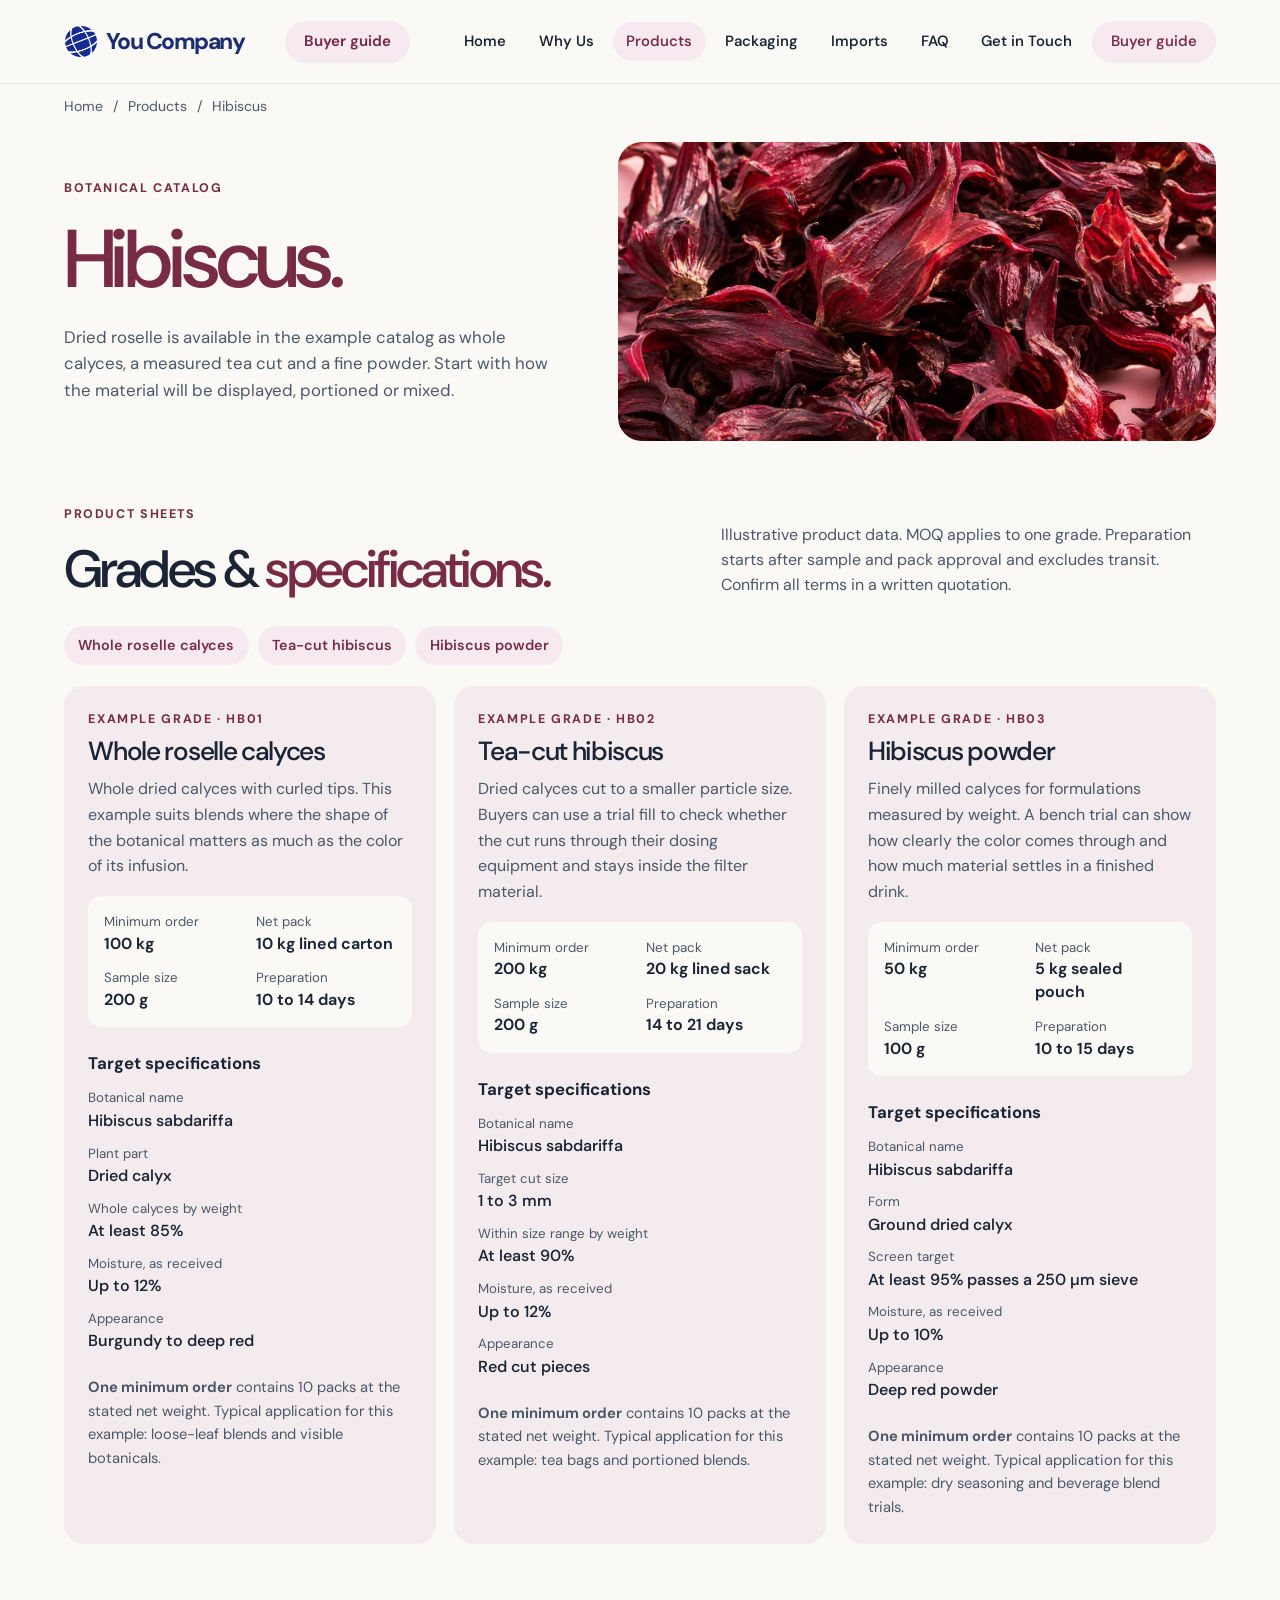
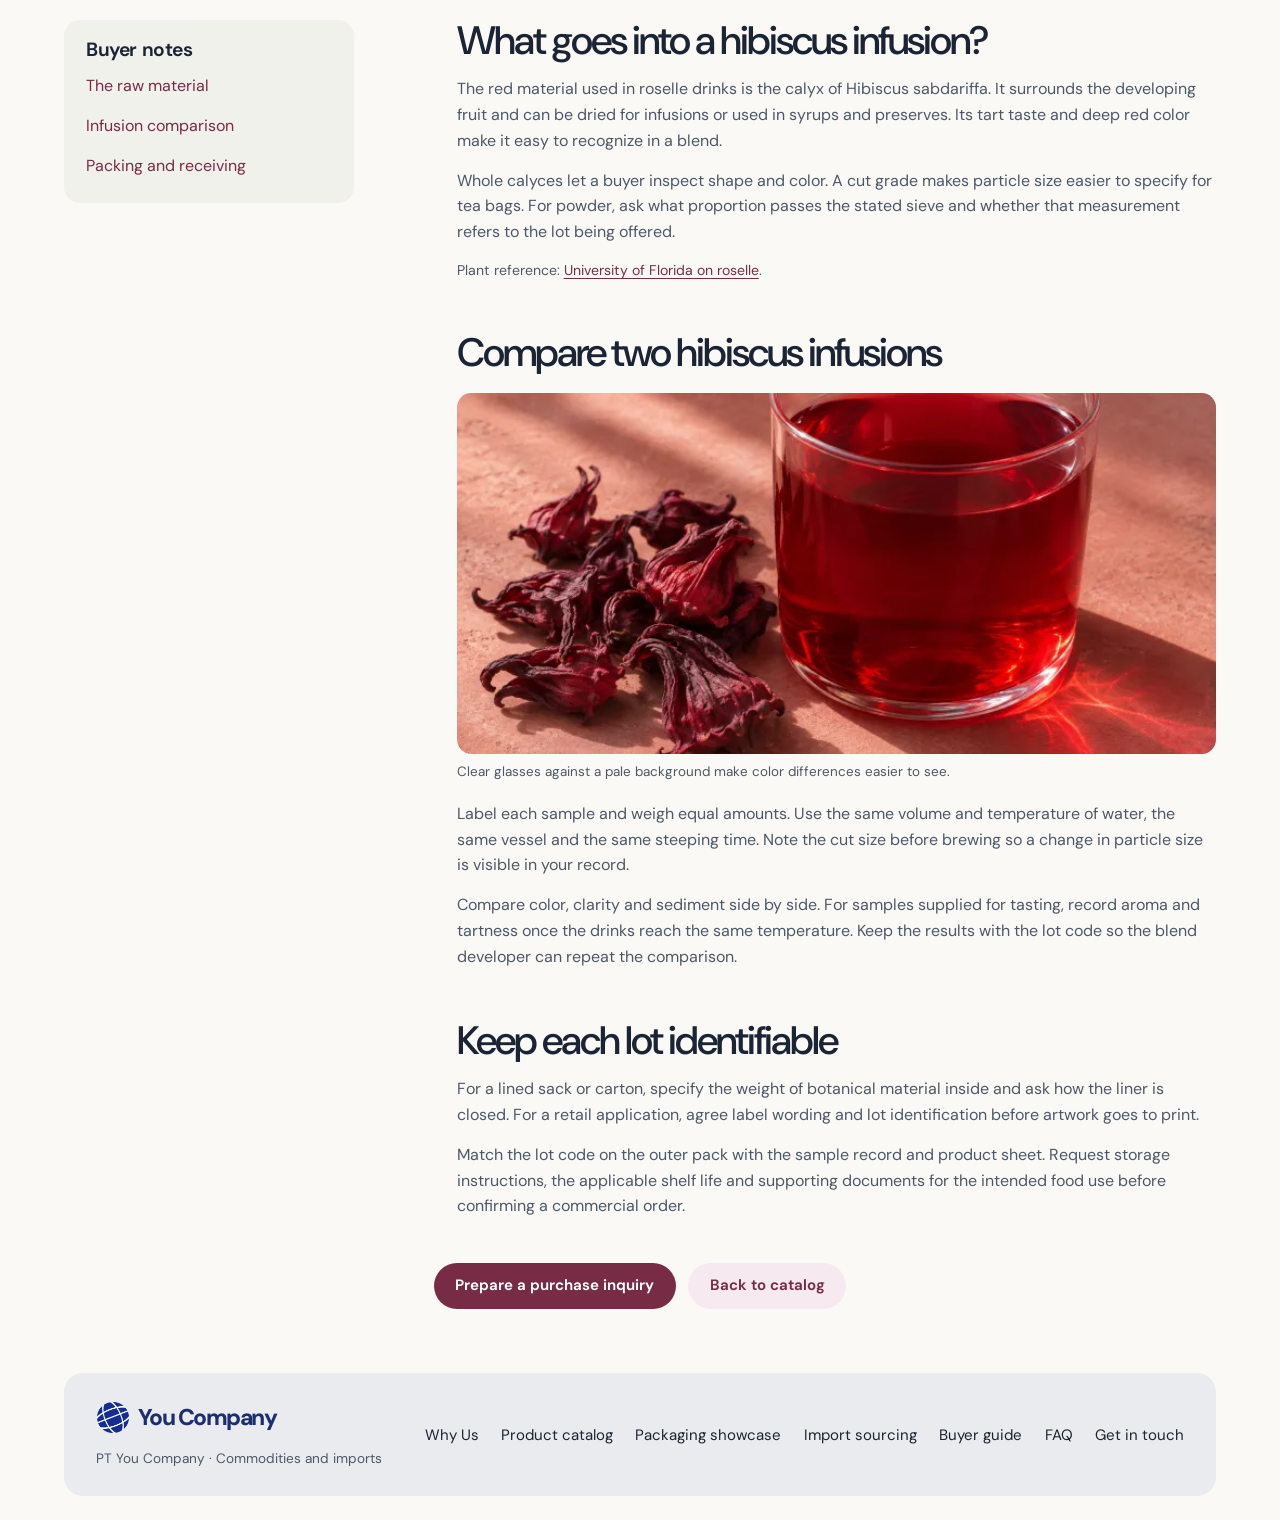
<file: hibiscus.html>
<!doctype html>
<html lang="en">
<head>
  <meta charset="utf-8">
  <meta name="viewport" content="width=device-width, initial-scale=1">
  <meta name="theme-color" content="#faf9f5">
  <meta name="description" content="Dried roselle is available in the example catalog as whole calyces, a measured tea cut and a fine powder. Start with how the material will be displayed, portioned or mixed.">
  <title>Hibiscus grades and specifications | PT You Company</title>
  <link rel="icon" href="assets/ikon.png" type="image/png">
    <meta http-equiv="Cache-Control" content="no-cache, no-store, must-revalidate">
  <meta http-equiv="Pragma" content="no-cache">
  <meta http-equiv="Expires" content="0">
  <link rel="stylesheet" href="styles.css?v=2.1.2">
</head>
<body class="hibiscus">
  <a class="skip" href="#utama">Skip to content</a>
  <header class="site-header"><div class="wrap masthead">
    <a class="wordmark" href="index.html" aria-label="You Company home"><img src="assets/ikon.png" width="40" height="40" alt=""><span>You Company</span></a>
    <div class="header-right">
      <a class="button quiet guide-link header-guide-desktop" href="mitra.html">Buyer guide</a>
      <button class="nav-toggle" id="nav-toggle" type="button" aria-label="Toggle navigation menu" aria-expanded="false" aria-controls="primary-nav">
        <span class="hamburger-bar"></span>
        <span class="hamburger-bar"></span>
        <span class="hamburger-bar"></span>
      </button>
    </div>
    <nav class="primary-nav" id="primary-nav" aria-label="Main navigation">
      <a href="index.html">Home</a>
      <a href="index.html#why-us">Why Us</a>
      <a href="index.html#produk" class="current-section">Products</a>
      <a href="index.html#kemasan">Packaging</a>
      <a href="impor.html">Imports</a>
      <a href="index.html#faq">FAQ</a>
      <a href="index.html#kontak">Get in Touch</a>
      <a class="button quiet guide-link mobile-guide-link" href="mitra.html">Buyer guide</a>
    </nav>
  </div></header>
  <main id="utama">
    <div class="wrap">
      <nav class="crumbs" aria-label="Breadcrumb"><a href="index.html">Home</a><span aria-hidden="true">/</span><a href="index.html#produk">Products</a><span aria-hidden="true">/</span><span aria-current="page">Hibiscus</span></nav>
      <div class="hero detail-hero"><div class="hero-copy"><p class="label">Botanical catalog</p><h1><em>Hibiscus.</em></h1><p class="intro">Dried roselle is available in the example catalog as whole calyces, a measured tea cut and a fine powder. Start with how the material will be displayed, portioned or mixed.</p></div><figure class="cover"><img src="assets/hibiscus.webp" width="1536" height="1024" fetchpriority="high" alt="Deep red dried roselle calyces with curled tips and visible veins."></figure></div>
    </div>
    <section class="wrap catalog-section" id="specifications"><header class="section-heading"><div><p class="label">Product sheets</p><h2>Grades &amp; <em>specifications.</em></h2></div>
      <p>Illustrative product data. MOQ applies to one grade. Preparation starts after sample and pack approval and excludes transit. Confirm all terms in a written quotation.</p></header>
      <nav class="grade-jumps" aria-label="Jump to a grade"><a href="#hb01">Whole roselle calyces</a><a href="#hb02">Tea-cut hibiscus</a><a href="#hb03">Hibiscus powder</a></nav><div class="sheets"><article class="sheet" id="hb01">
      <header><p class="label">Example grade · HB01</p><h3>Whole roselle calyces</h3><p>Whole dried calyces with curled tips. This example suits blends where the shape of the botanical matters as much as the color of its infusion.</p></header>
      <dl class="key-facts">
      <div><dt>Minimum order</dt><dd>100 kg</dd></div>
      <div><dt>Net pack</dt><dd>10 kg lined carton</dd></div>
      <div><dt>Sample size</dt><dd>200 g</dd></div>
      <div><dt>Preparation</dt><dd>10 to 14 days</dd></div>
    </dl>
      <h4>Target specifications</h4><dl class="facts">
      <div><dt>Botanical name</dt><dd>Hibiscus sabdariffa</dd></div>
      <div><dt>Plant part</dt><dd>Dried calyx</dd></div>
      <div><dt>Whole calyces by weight</dt><dd>At least 85%</dd></div>
      <div><dt>Moisture, as received</dt><dd>Up to 12%</dd></div>
      <div><dt>Appearance</dt><dd>Burgundy to deep red</dd></div>
    </dl>
      <p class="pack-note"><strong>One minimum order</strong> contains 10 packs at the stated net weight. Typical application for this example: loose-leaf blends and visible botanicals.</p>
    </article>
    <article class="sheet" id="hb02">
      <header><p class="label">Example grade · HB02</p><h3>Tea-cut hibiscus</h3><p>Dried calyces cut to a smaller particle size. Buyers can use a trial fill to check whether the cut runs through their dosing equipment and stays inside the filter material.</p></header>
      <dl class="key-facts">
      <div><dt>Minimum order</dt><dd>200 kg</dd></div>
      <div><dt>Net pack</dt><dd>20 kg lined sack</dd></div>
      <div><dt>Sample size</dt><dd>200 g</dd></div>
      <div><dt>Preparation</dt><dd>14 to 21 days</dd></div>
    </dl>
      <h4>Target specifications</h4><dl class="facts">
      <div><dt>Botanical name</dt><dd>Hibiscus sabdariffa</dd></div>
      <div><dt>Target cut size</dt><dd>1 to 3 mm</dd></div>
      <div><dt>Within size range by weight</dt><dd>At least 90%</dd></div>
      <div><dt>Moisture, as received</dt><dd>Up to 12%</dd></div>
      <div><dt>Appearance</dt><dd>Red cut pieces</dd></div>
    </dl>
      <p class="pack-note"><strong>One minimum order</strong> contains 10 packs at the stated net weight. Typical application for this example: tea bags and portioned blends.</p>
    </article>
    <article class="sheet" id="hb03">
      <header><p class="label">Example grade · HB03</p><h3>Hibiscus powder</h3><p>Finely milled calyces for formulations measured by weight. A bench trial can show how clearly the color comes through and how much material settles in a finished drink.</p></header>
      <dl class="key-facts">
      <div><dt>Minimum order</dt><dd>50 kg</dd></div>
      <div><dt>Net pack</dt><dd>5 kg sealed pouch</dd></div>
      <div><dt>Sample size</dt><dd>100 g</dd></div>
      <div><dt>Preparation</dt><dd>10 to 15 days</dd></div>
    </dl>
      <h4>Target specifications</h4><dl class="facts">
      <div><dt>Botanical name</dt><dd>Hibiscus sabdariffa</dd></div>
      <div><dt>Form</dt><dd>Ground dried calyx</dd></div>
      <div><dt>Screen target</dt><dd>At least 95% passes a 250 µm sieve</dd></div>
      <div><dt>Moisture, as received</dt><dd>Up to 10%</dd></div>
      <div><dt>Appearance</dt><dd>Deep red powder</dd></div>
    </dl>
      <p class="pack-note"><strong>One minimum order</strong> contains 10 packs at the stated net weight. Typical application for this example: dry seasoning and beverage blend trials.</p>
    </article></div></section><div class="wrap reading-layout">
      <aside><div class="contents"><h2>Buyer notes</h2><nav aria-label="Table of contents"><a href="#kelopak">The raw material</a>
    <a href="#seduhan">Infusion comparison</a>
    <a href="#pembelian">Packing and receiving</a></nav></div></aside>
      <div class="reading"><section id="kelopak"><h2>What goes into a hibiscus infusion?</h2>
    <p>The red material used in roselle drinks is the calyx of <i>Hibiscus sabdariffa</i>. It surrounds the developing fruit and can be dried for infusions or used in syrups and preserves. Its tart taste and deep red color make it easy to recognize in a blend.</p><p>Whole calyces let a buyer inspect shape and color. A cut grade makes particle size easier to specify for tea bags. For powder, ask what proportion passes the stated sieve and whether that measurement refers to the lot being offered.</p><p class="source">Plant reference: <a href="https://gardeningsolutions.ifas.ufl.edu/plants/edibles/vegetables/roselle/">University of Florida on roselle</a>.</p>
    </section>
    <section id="seduhan"><h2>Compare two hibiscus infusions</h2>
    <figure class="editorial-photo"><img src="assets/seduhan.webp" width="700" height="467" loading="lazy" alt="Light passing through a glass of ruby red hibiscus infusion."><figcaption>Clear glasses against a pale background make color differences easier to see.</figcaption></figure><p>Label each sample and weigh equal amounts. Use the same volume and temperature of water, the same vessel and the same steeping time. Note the cut size before brewing so a change in particle size is visible in your record.</p><p>Compare color, clarity and sediment side by side. For samples supplied for tasting, record aroma and tartness once the drinks reach the same temperature. Keep the results with the lot code so the blend developer can repeat the comparison.</p>
    </section>
    <section id="pembelian"><h2>Keep each lot identifiable</h2>
    <p>For a lined sack or carton, specify the weight of botanical material inside and ask how the liner is closed. For a retail application, agree label wording and lot identification before artwork goes to print.</p><p>Match the lot code on the outer pack with the sample record and product sheet. Request storage instructions, the applicable shelf life and supporting documents for the intended food use before confirming a commercial order.</p>
    </section></div>
    </div><div class="wrap end-action"><a class="button" href="mitra.html">Prepare a purchase inquiry</a><a class="button quiet" href="index.html#produk">Back to catalog</a></div>
  </main>
  <footer><div class="wrap footer-inner">
    <div><a class="wordmark" href="index.html" aria-label="You Company home"><img src="assets/ikon.png" width="40" height="40" alt=""><span>You Company</span></a><p>PT You Company · Commodities and imports</p></div>
    <nav aria-label="Footer navigation">
      <a href="index.html#why-us">Why Us</a>
      <a href="index.html#produk">Product catalog</a>
      <a href="index.html#kemasan">Packaging showcase</a>
      <a href="impor.html">Import sourcing</a>
      <a href="mitra.html">Buyer guide</a>
      <a href="index.html#faq">FAQ</a>
      <a href="index.html#kontak">Get in touch</a>
    </nav>
  </div></footer>
  <script>
    (function () {
      var toggle = document.getElementById('nav-toggle');
      var header = document.querySelector('.site-header');
      if (!toggle || !header) return;
      function toggleMenu() {
        var isOpen = header.classList.toggle('nav-open');
        toggle.setAttribute('aria-expanded', isOpen ? 'true' : 'false');
      }
      toggle.addEventListener('click', toggleMenu);
      header.querySelectorAll('.primary-nav a').forEach(function (link) {
        link.addEventListener('click', function () {
          if (header.classList.contains('nav-open')) toggleMenu();
        });
      });
      document.addEventListener('click', function (e) {
        if (header.classList.contains('nav-open') && !header.contains(e.target)) toggleMenu();
      });
    })();
  </script>
</body>
</html>
</file>
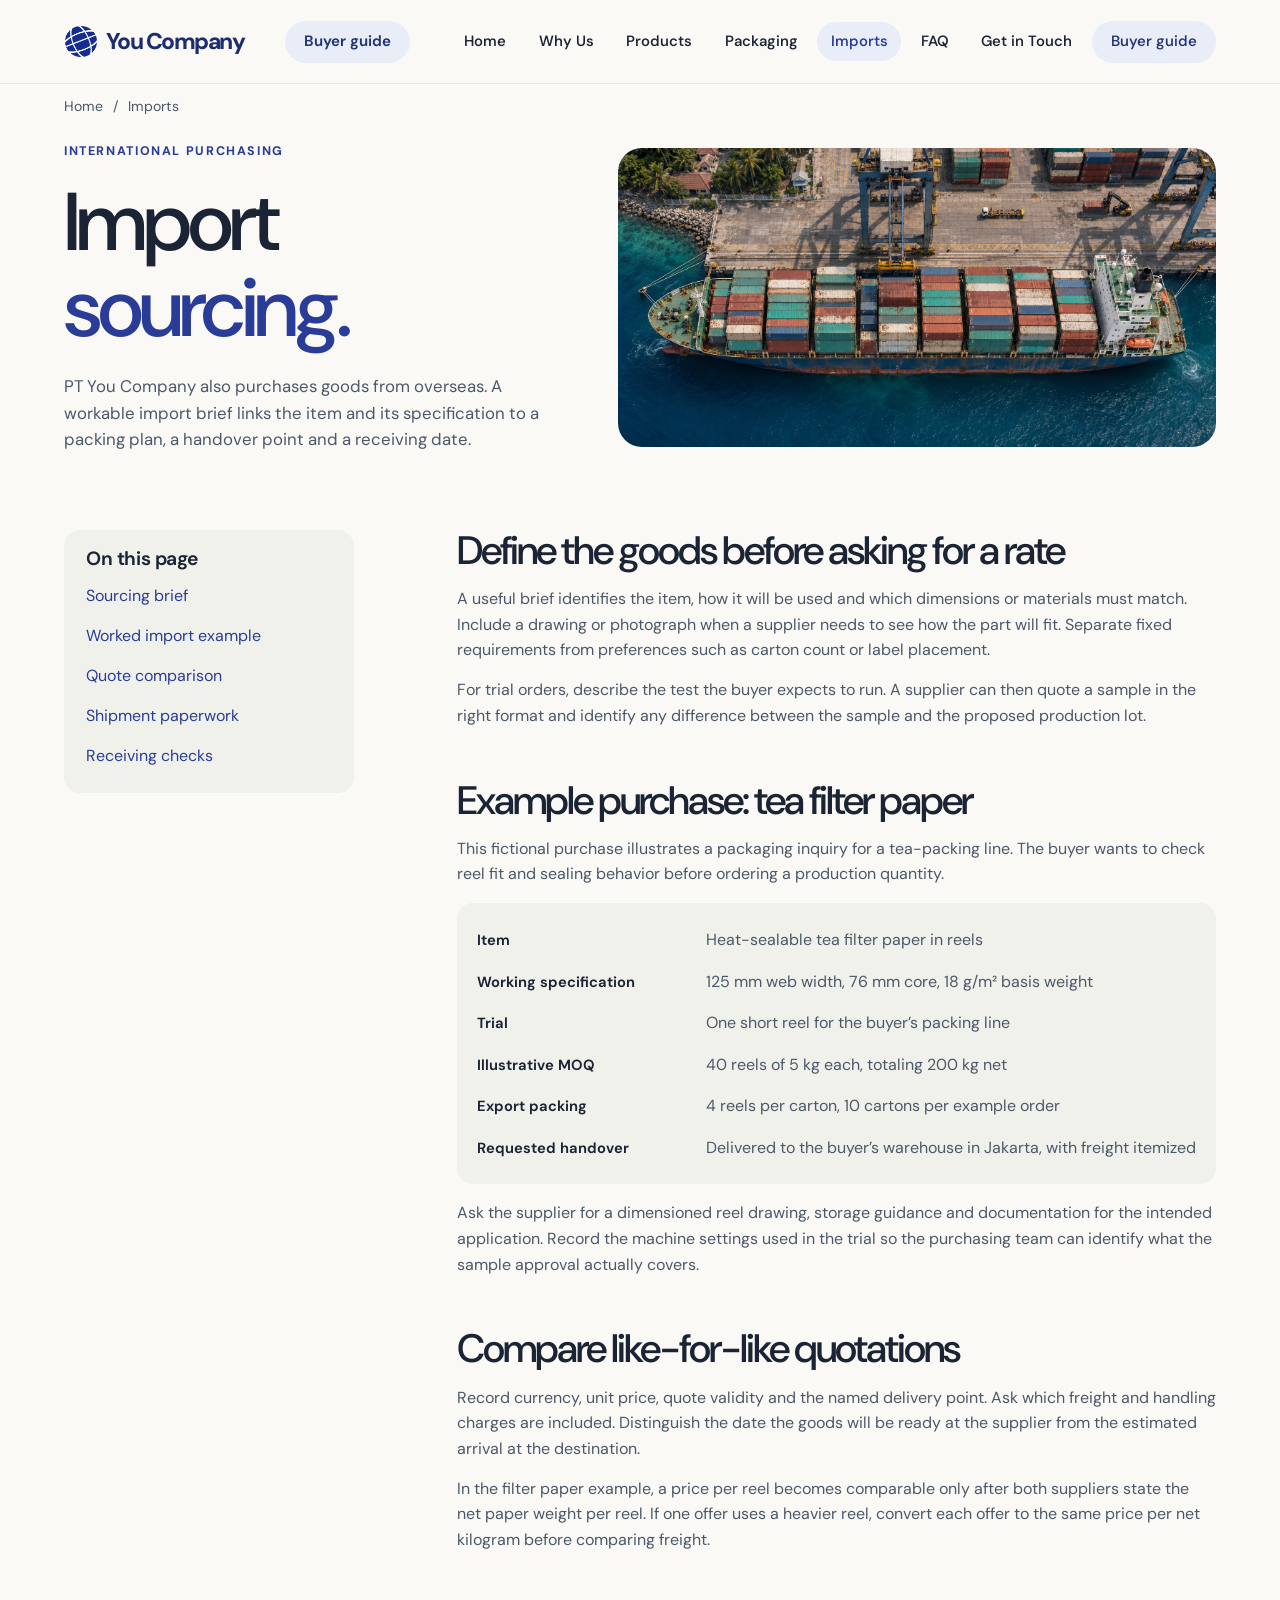
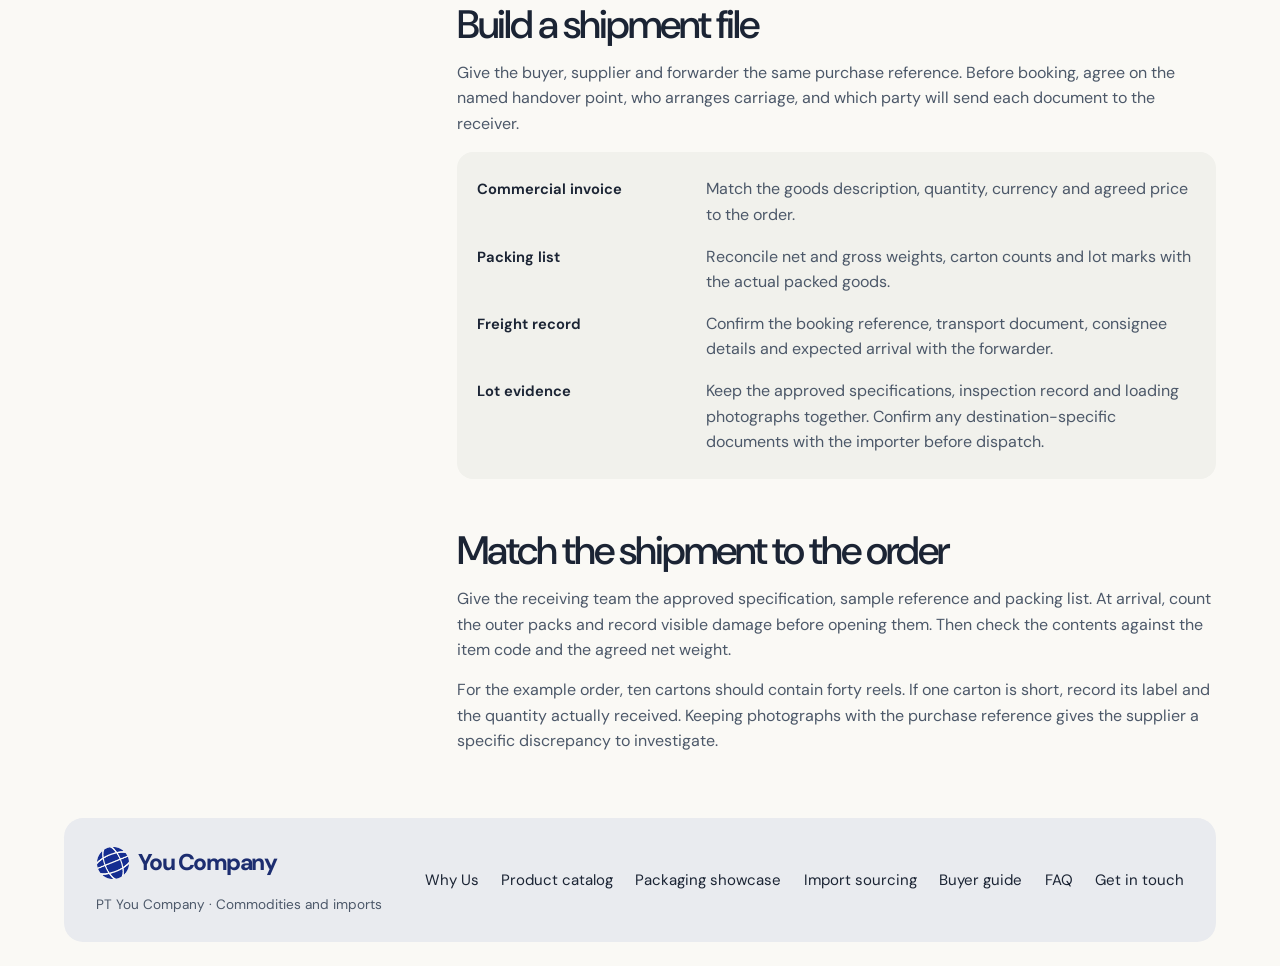
<file: impor.html>
<!doctype html>
<html lang="en">
<head>
  <meta charset="utf-8">
  <meta name="viewport" content="width=device-width, initial-scale=1">
  <meta name="theme-color" content="#faf9f5">
  <meta name="description" content="An import purchasing guide covering product briefs, a sample filter paper order, supplier quotations and receiving checks.">
  <title>Import sourcing and a worked purchasing example | PT You Company</title>
  <link rel="icon" href="assets/ikon.png" type="image/png">
    <meta http-equiv="Cache-Control" content="no-cache, no-store, must-revalidate">
  <meta http-equiv="Pragma" content="no-cache">
  <meta http-equiv="Expires" content="0">
  <link rel="stylesheet" href="styles.css?v=2.1.2">
</head>
<body class="">
  <a class="skip" href="#utama">Skip to content</a>
  <header class="site-header"><div class="wrap masthead">
    <a class="wordmark" href="index.html" aria-label="You Company home"><img src="assets/ikon.png" width="40" height="40" alt=""><span>You Company</span></a>
    <div class="header-right">
      <a class="button quiet guide-link header-guide-desktop" href="mitra.html">Buyer guide</a>
      <button class="nav-toggle" id="nav-toggle" type="button" aria-label="Toggle navigation menu" aria-expanded="false" aria-controls="primary-nav">
        <span class="hamburger-bar"></span>
        <span class="hamburger-bar"></span>
        <span class="hamburger-bar"></span>
      </button>
    </div>
    <nav class="primary-nav" id="primary-nav" aria-label="Main navigation">
      <a href="index.html">Home</a>
      <a href="index.html#why-us">Why Us</a>
      <a href="index.html#produk">Products</a>
      <a href="index.html#kemasan">Packaging</a>
      <a href="impor.html" aria-current="page">Imports</a>
      <a href="index.html#faq">FAQ</a>
      <a href="index.html#kontak">Get in Touch</a>
      <a class="button quiet guide-link mobile-guide-link" href="mitra.html">Buyer guide</a>
    </nav>
  </div></header>
  <main id="utama">
    <div class="wrap">
      <nav class="crumbs" aria-label="Breadcrumb"><a href="index.html">Home</a><span aria-hidden="true">/</span><span aria-current="page">Imports</span></nav>
      <div class="hero detail-hero"><div class="hero-copy"><p class="label">International purchasing</p><h1>Import <em>sourcing.</em></h1><p class="intro">PT You Company also purchases goods from overseas. A workable import brief links the item and its specification to a packing plan, a handover point and a receiving date.</p></div><figure class="cover"><img src="assets/pelabuhan.webp" width="1672" height="941" fetchpriority="high" alt="Container ship alongside a terminal, seen from above."></figure></div>
    </div><div class="wrap reading-layout">
      <aside><div class="contents"><h2>On this page</h2><nav aria-label="Table of contents"><a href="#kebutuhan">Sourcing brief</a>
    <a href="#example">Worked import example</a>
    <a href="#penawaran">Quote comparison</a>
    <a href="#documents">Shipment paperwork</a>
    <a href="#penerimaan">Receiving checks</a></nav></div></aside>
      <div class="reading"><section id="kebutuhan"><h2>Define the goods before asking for a rate</h2>
    <p>A useful brief identifies the item, how it will be used and which dimensions or materials must match. Include a drawing or photograph when a supplier needs to see how the part will fit. Separate fixed requirements from preferences such as carton count or label placement.</p><p>For trial orders, describe the test the buyer expects to run. A supplier can then quote a sample in the right format and identify any difference between the sample and the proposed production lot.</p>
    </section>
    <section id="example"><h2>Example purchase: tea filter paper</h2>
    <p>This fictional purchase illustrates a packaging inquiry for a tea-packing line. The buyer wants to check reel fit and sealing behavior before ordering a production quantity.</p><dl class="facts">
      <div><dt>Item</dt><dd>Heat-sealable tea filter paper in reels</dd></div>
      <div><dt>Working specification</dt><dd>125 mm web width, 76 mm core, 18 g/m² basis weight</dd></div>
      <div><dt>Trial</dt><dd>One short reel for the buyer’s packing line</dd></div>
      <div><dt>Illustrative MOQ</dt><dd>40 reels of 5 kg each, totaling 200 kg net</dd></div>
      <div><dt>Export packing</dt><dd>4 reels per carton, 10 cartons per example order</dd></div>
      <div><dt>Requested handover</dt><dd>Delivered to the buyer’s warehouse in Jakarta, with freight itemized</dd></div>
    </dl><p>Ask the supplier for a dimensioned reel drawing, storage guidance and documentation for the intended application. Record the machine settings used in the trial so the purchasing team can identify what the sample approval actually covers.</p>
    </section>
    <section id="penawaran"><h2>Compare like-for-like quotations</h2>
    <p>Record currency, unit price, quote validity and the named delivery point. Ask which freight and handling charges are included. Distinguish the date the goods will be ready at the supplier from the estimated arrival at the destination.</p><p>In the filter paper example, a price per reel becomes comparable only after both suppliers state the net paper weight per reel. If one offer uses a heavier reel, convert each offer to the same price per net kilogram before comparing freight.</p>
    </section>
    <section id="documents"><h2>Build a shipment file</h2>
      <p>Give the buyer, supplier and forwarder the same purchase reference. Before booking, agree on the named handover point, who arranges carriage, and which party will send each document to the receiver.</p>
      <dl class="facts"><div><dt>Commercial invoice</dt><dd>Match the goods description, quantity, currency and agreed price to the order.</dd></div><div><dt>Packing list</dt><dd>Reconcile net and gross weights, carton counts and lot marks with the actual packed goods.</dd></div><div><dt>Freight record</dt><dd>Confirm the booking reference, transport document, consignee details and expected arrival with the forwarder.</dd></div><div><dt>Lot evidence</dt><dd>Keep the approved specifications, inspection record and loading photographs together. Confirm any destination-specific documents with the importer before dispatch.</dd></div></dl>
    </section>
    <section id="penerimaan"><h2>Match the shipment to the order</h2>
    <p>Give the receiving team the approved specification, sample reference and packing list. At arrival, count the outer packs and record visible damage before opening them. Then check the contents against the item code and the agreed net weight.</p><p>For the example order, ten cartons should contain forty reels. If one carton is short, record its label and the quantity actually received. Keeping photographs with the purchase reference gives the supplier a specific discrepancy to investigate.</p>
    </section></div>
    </div>
  </main>
  <footer><div class="wrap footer-inner">
    <div><a class="wordmark" href="index.html" aria-label="You Company home"><img src="assets/ikon.png" width="40" height="40" alt=""><span>You Company</span></a><p>PT You Company · Commodities and imports</p></div>
    <nav aria-label="Footer navigation">
      <a href="index.html#why-us">Why Us</a>
      <a href="index.html#produk">Product catalog</a>
      <a href="index.html#kemasan">Packaging showcase</a>
      <a href="impor.html">Import sourcing</a>
      <a href="mitra.html">Buyer guide</a>
      <a href="index.html#faq">FAQ</a>
      <a href="index.html#kontak">Get in touch</a>
    </nav>
  </div></footer>
  <script>
    (function () {
      var toggle = document.getElementById('nav-toggle');
      var header = document.querySelector('.site-header');
      if (!toggle || !header) return;
      function toggleMenu() {
        var isOpen = header.classList.toggle('nav-open');
        toggle.setAttribute('aria-expanded', isOpen ? 'true' : 'false');
      }
      toggle.addEventListener('click', toggleMenu);
      header.querySelectorAll('.primary-nav a').forEach(function (link) {
        link.addEventListener('click', function () {
          if (header.classList.contains('nav-open')) toggleMenu();
        });
      });
      document.addEventListener('click', function (e) {
        if (header.classList.contains('nav-open') && !header.contains(e.target)) toggleMenu();
      });
    })();
  </script>
</body>
</html>
</file>
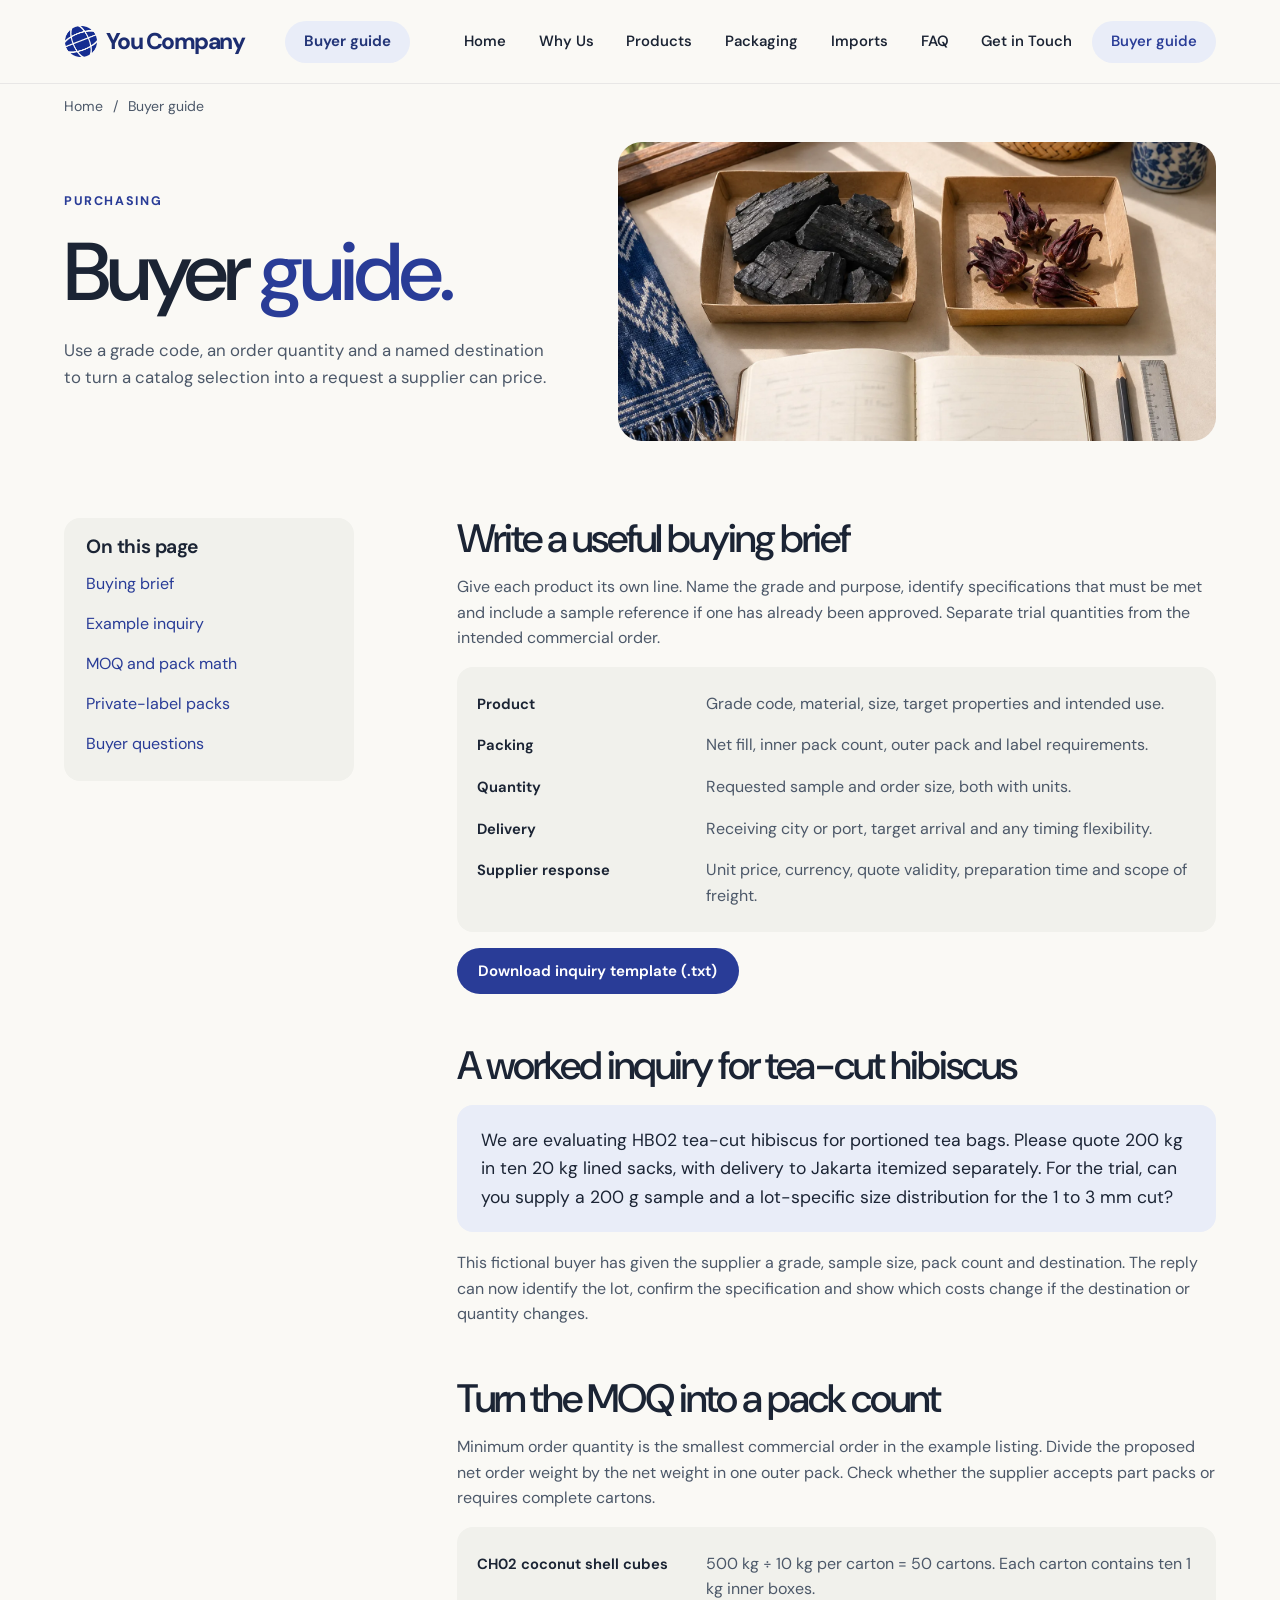
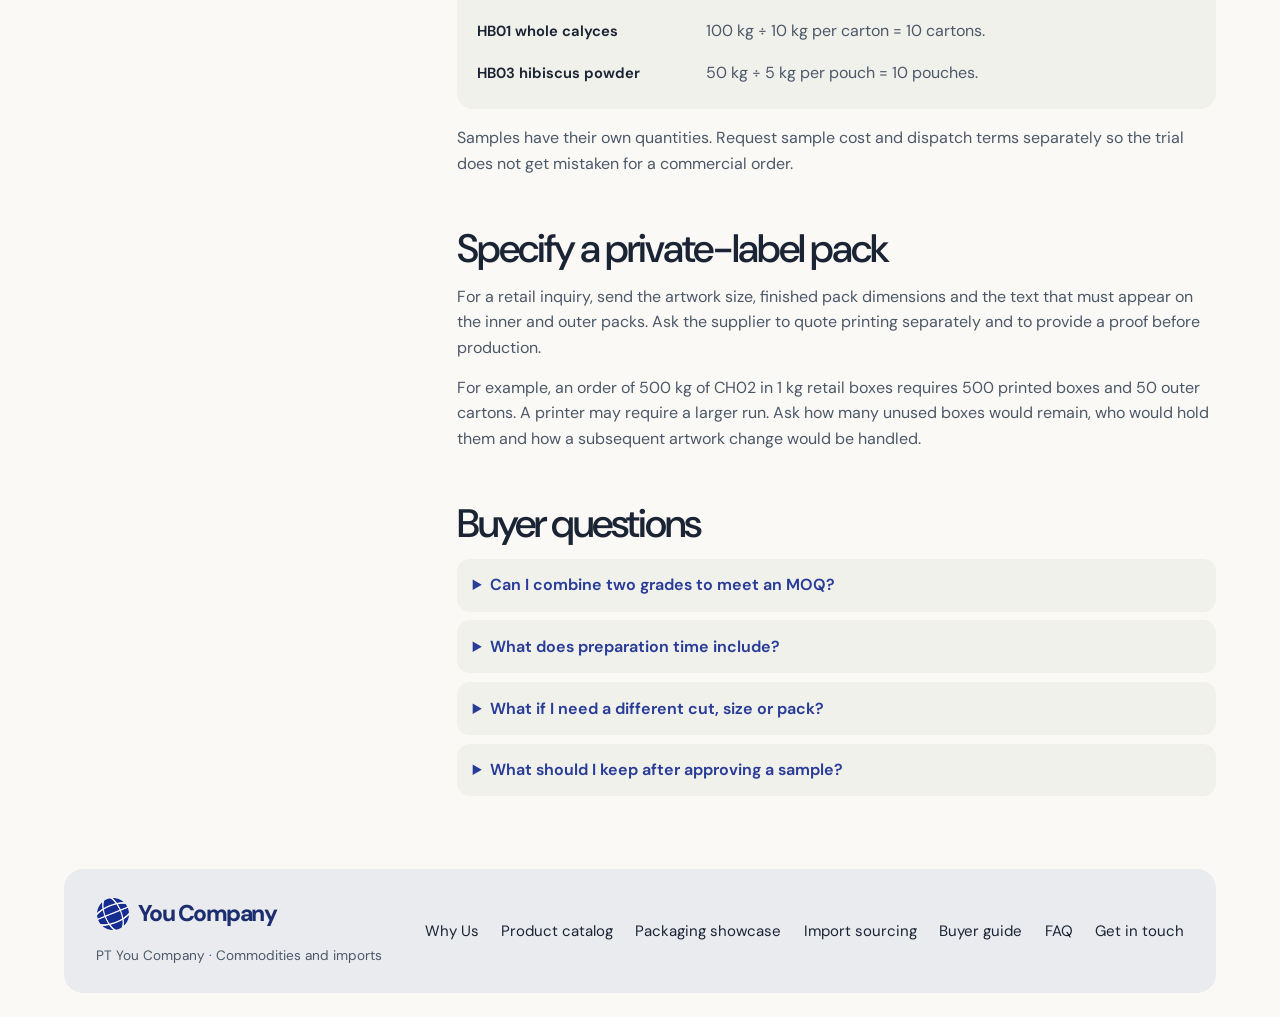
<file: mitra.html>
<!doctype html>
<html lang="en">
<head>
  <meta charset="utf-8">
  <meta name="viewport" content="width=device-width, initial-scale=1">
  <meta name="theme-color" content="#faf9f5">
  <meta name="description" content="How to specify a sample, compare minimum orders and request a quotation, with a downloadable English inquiry template.">
  <title>Buyer guide and purchase inquiry template | PT You Company</title>
  <link rel="icon" href="assets/ikon.png" type="image/png">
    <meta http-equiv="Cache-Control" content="no-cache, no-store, must-revalidate">
  <meta http-equiv="Pragma" content="no-cache">
  <meta http-equiv="Expires" content="0">
  <link rel="stylesheet" href="styles.css?v=2.1.2">
</head>
<body class="">
  <a class="skip" href="#utama">Skip to content</a>
  <header class="site-header"><div class="wrap masthead">
    <a class="wordmark" href="index.html" aria-label="You Company home"><img src="assets/ikon.png" width="40" height="40" alt=""><span>You Company</span></a>
    <div class="header-right">
      <a class="button quiet guide-link header-guide-desktop" href="mitra.html" aria-current="page">Buyer guide</a>
      <button class="nav-toggle" id="nav-toggle" type="button" aria-label="Toggle navigation menu" aria-expanded="false" aria-controls="primary-nav">
        <span class="hamburger-bar"></span>
        <span class="hamburger-bar"></span>
        <span class="hamburger-bar"></span>
      </button>
    </div>
    <nav class="primary-nav" id="primary-nav" aria-label="Main navigation">
      <a href="index.html">Home</a>
      <a href="index.html#why-us">Why Us</a>
      <a href="index.html#produk">Products</a>
      <a href="index.html#kemasan">Packaging</a>
      <a href="impor.html">Imports</a>
      <a href="index.html#faq">FAQ</a>
      <a href="index.html#kontak">Get in Touch</a>
      <a class="button quiet guide-link mobile-guide-link" href="mitra.html" aria-current="page">Buyer guide</a>
    </nav>
  </div></header>
  <main id="utama">
    <div class="wrap">
      <nav class="crumbs" aria-label="Breadcrumb"><a href="index.html">Home</a><span aria-hidden="true">/</span><span aria-current="page">Buyer guide</span></nav>
      <div class="hero detail-hero"><div class="hero-copy"><p class="label">Purchasing</p><h1>Buyer <em>guide.</em></h1><p class="intro">Use a grade code, an order quantity and a named destination to turn a catalog selection into a request a supplier can price.</p></div><figure class="cover"><img src="assets/sampel.webp" width="1536" height="1024" fetchpriority="high" alt="Trays of charcoal and hibiscus beside a ruler and a sample notebook."></figure></div>
    </div><div class="wrap reading-layout">
      <aside><div class="contents"><h2>On this page</h2><nav aria-label="Table of contents"><a href="#permintaan">Buying brief</a>
    <a href="#contoh">Example inquiry</a>
    <a href="#orders">MOQ and pack math</a>
    <a href="#private-label">Private-label packs</a>
    <a href="#pertanyaan">Buyer questions</a></nav></div></aside>
      <div class="reading"><section id="permintaan"><h2>Write a useful buying brief</h2>
    <p>Give each product its own line. Name the grade and purpose, identify specifications that must be met and include a sample reference if one has already been approved. Separate trial quantities from the intended commercial order.</p><dl class="facts">
      <div><dt>Product</dt><dd>Grade code, material, size, target properties and intended use.</dd></div>
      <div><dt>Packing</dt><dd>Net fill, inner pack count, outer pack and label requirements.</dd></div>
      <div><dt>Quantity</dt><dd>Requested sample and order size, both with units.</dd></div>
      <div><dt>Delivery</dt><dd>Receiving city or port, target arrival and any timing flexibility.</dd></div>
      <div><dt>Supplier response</dt><dd>Unit price, currency, quote validity, preparation time and scope of freight.</dd></div>
    </dl><p class="download"><a class="button" href="assets/format-permintaan.txt" download="purchase-inquiry.txt">Download inquiry template (.txt)</a></p>
    </section>
    <section id="contoh"><h2>A worked inquiry for tea-cut hibiscus</h2>
    <blockquote>We are evaluating HB02 tea-cut hibiscus for portioned tea bags. Please quote 200 kg in ten 20 kg lined sacks, with delivery to Jakarta itemized separately. For the trial, can you supply a 200 g sample and a lot-specific size distribution for the 1 to 3 mm cut?</blockquote><p>This fictional buyer has given the supplier a grade, sample size, pack count and destination. The reply can now identify the lot, confirm the specification and show which costs change if the destination or quantity changes.</p>
    </section>
    <section id="orders"><h2>Turn the MOQ into a pack count</h2>
    <p>Minimum order quantity is the smallest commercial order in the example listing. Divide the proposed net order weight by the net weight in one outer pack. Check whether the supplier accepts part packs or requires complete cartons.</p><dl class="facts">
      <div><dt>CH02 coconut shell cubes</dt><dd>500 kg ÷ 10 kg per carton = 50 cartons. Each carton contains ten 1 kg inner boxes.</dd></div>
      <div><dt>HB01 whole calyces</dt><dd>100 kg ÷ 10 kg per carton = 10 cartons.</dd></div>
      <div><dt>HB03 hibiscus powder</dt><dd>50 kg ÷ 5 kg per pouch = 10 pouches.</dd></div>
    </dl><p>Samples have their own quantities. Request sample cost and dispatch terms separately so the trial does not get mistaken for a commercial order.</p>
    </section>
    <section id="private-label"><h2>Specify a private-label pack</h2>
      <p>For a retail inquiry, send the artwork size, finished pack dimensions and the text that must appear on the inner and outer packs. Ask the supplier to quote printing separately and to provide a proof before production.</p>
      <p>For example, an order of 500 kg of CH02 in 1 kg retail boxes requires 500 printed boxes and 50 outer cartons. A printer may require a larger run. Ask how many unused boxes would remain, who would hold them and how a subsequent artwork change would be handled.</p>
    </section>
    <section id="pertanyaan"><h2>Buyer questions</h2>
    <details><summary>Can I combine two grades to meet an MOQ?</summary><p>The example MOQs apply to individual grades. List the quantity for each grade and ask the supplier to confirm whether a mixed order is possible.</p></details>
    <details><summary>What does preparation time include?</summary><p>In the catalog examples, it is the period between approval of the sample and packing details and readiness for dispatch. Request a separate estimate for transit and delivery.</p></details>
    <details><summary>What if I need a different cut, size or pack?</summary><p>Include the closest catalog code, the required change and the quantity. Ask whether the change affects the sample, minimum order or preparation time.</p></details>
    <details><summary>What should I keep after approving a sample?</summary><p>Save a labeled reference sample, its lot code, dated photographs, the agreed specification and the quotation that refers to it. Give the receiving team access to the same record.</p></details>
    </section></div>
    </div>
  </main>
  <footer><div class="wrap footer-inner">
    <div><a class="wordmark" href="index.html" aria-label="You Company home"><img src="assets/ikon.png" width="40" height="40" alt=""><span>You Company</span></a><p>PT You Company · Commodities and imports</p></div>
    <nav aria-label="Footer navigation">
      <a href="index.html#why-us">Why Us</a>
      <a href="index.html#produk">Product catalog</a>
      <a href="index.html#kemasan">Packaging showcase</a>
      <a href="impor.html">Import sourcing</a>
      <a href="mitra.html">Buyer guide</a>
      <a href="index.html#faq">FAQ</a>
      <a href="index.html#kontak">Get in touch</a>
    </nav>
  </div></footer>
  <script>
    (function () {
      var toggle = document.getElementById('nav-toggle');
      var header = document.querySelector('.site-header');
      if (!toggle || !header) return;
      function toggleMenu() {
        var isOpen = header.classList.toggle('nav-open');
        toggle.setAttribute('aria-expanded', isOpen ? 'true' : 'false');
      }
      toggle.addEventListener('click', toggleMenu);
      header.querySelectorAll('.primary-nav a').forEach(function (link) {
        link.addEventListener('click', function () {
          if (header.classList.contains('nav-open')) toggleMenu();
        });
      });
      document.addEventListener('click', function (e) {
        if (header.classList.contains('nav-open') && !header.contains(e.target)) toggleMenu();
      });
    })();
  </script>
</body>
</html>
</file>
<file: styles.css>
@font-face {
  font-family: "DM Sans";
  src: url("assets/dm-sans.ttf") format("truetype");
  font-weight: 100 1000;
  font-style: normal;
  font-display: swap;
}
:root {
  --paper: #faf9f5;
  --ink: #1b2434;
  --muted: #4c5869;
  --blue: #293c97;
  --mist: #e9edf8;
  --card: #f1f1ec;
  --berry: #782b45;
  --rose: #f6eaf0;
  --font-base: "DM Sans", -apple-system, BlinkMacSystemFont, "Segoe UI", Roboto, sans-serif;
  font: 100%/1.6 var(--font-base);
  color: var(--ink);
  background: var(--paper);
  scroll-behavior: smooth;
}
*, *::before, *::after { box-sizing: border-box; }
body, h1, h2, h3, h4, figure, p, ul, dl, dd, blockquote { margin: 0; }
em, i, cite { font-style: normal; font-family: inherit; }
img { display: block; width: 100%; height: auto; }
a { color: inherit; text-decoration: none; }
a:focus-visible, summary:focus-visible { outline: 3px solid #b74819; outline-offset: 4px; }
::selection { background: #d9dff6; color: #152667; }
html, body {
  overflow-x: hidden;
  width: 100%;
}
.wrap { width: min(90%, 80rem); margin-inline: auto; }
[id] { scroll-margin-top: 5rem; }
.skip { position: absolute; top: -8rem; left: 1rem; z-index: 2; padding: .6rem 1rem; border-radius: .5rem; background: white; }
.skip:focus { top: .5rem; }
.site-header {
  position: sticky;
  top: 0;
  z-index: 1000;
  background: rgba(250, 249, 245, 0.96);
  backdrop-filter: blur(12px);
  -webkit-backdrop-filter: blur(12px);
  border-bottom: 1px solid rgba(27, 36, 52, 0.08);
  transition: background 0.2s ease, border-color 0.2s ease;
}
.masthead, .footer-inner, .primary-nav, footer nav, .actions, .end-action, .header-right { display: flex; align-items: center; }
.masthead { justify-content: space-between; min-height: 5.2rem; gap: 1.3rem; position: relative; }
.header-right { gap: 0.75rem; }
.nav-toggle, .mobile-guide-link { display: none; }
.wordmark { display: inline-flex; align-items: center; gap: .5rem; color: #1c2d70; font-size: 1.43rem; font-weight: 790; letter-spacing: -.065em; white-space: nowrap; flex-shrink: 0; }
.wordmark img { width: 2.1rem; height: 2.1rem; }
.primary-nav { flex-wrap: wrap; gap: .35rem; }
.primary-nav a { padding: .5rem .85rem; font-size: .93rem; font-weight: 560; border-radius: 1.4rem; }
.primary-nav a[aria-current], .primary-nav a.current-section { color: var(--blue); background: var(--mist); }
.primary-nav a:hover, footer nav a:hover { color: var(--blue); text-decoration: underline; text-underline-offset: .2em; }
.button { display: inline-flex; align-items: center; justify-content: center; background: var(--blue); color: white; border-radius: 2rem; padding: .76rem 1.35rem; min-height: 46px; text-align: center; font-weight: 650; font-size: .94rem; line-height: 1.4; }
.button:hover { background: #1a286e; }
.button.quiet { background: var(--mist); color: #233578; }
.button.quiet:hover { background: #d9dff2; }
.button.guide-link { min-height: 42px; padding: .65rem 1.2rem; }
.label { color: var(--blue); font-size: .78rem; font-weight: 720; letter-spacing: .13em; text-transform: uppercase; line-height: 1.5; }
h1, h2, h3, h4 { text-wrap: balance; }
h1, h2, h3 { line-height: 1.05; font-weight: 530; letter-spacing: -.05em; }
h1 { font-size: clamp(4.2rem, 7.2vw, 7rem); }
h2 { font-size: clamp(2.5rem, 4.1vw, 4.1rem); }
h3 { font-size: clamp(1.6rem, 2.35vw, 2.3rem); }
h1 em, h2 em { font-family: inherit; font-style: normal; font-weight: inherit; color: var(--blue); }
.hero { display: grid; grid-template-columns: .9fr 1.1fr; align-items: center; gap: clamp(2.2rem, 5vw, 5.5rem); }
.hero-copy .label, .feature .label, .section-heading .label { margin-bottom: 1.15rem; }
.intro { color: var(--muted); max-width: 44ch; font-size: clamp(1.05rem, 1.25vw, 1.22rem); line-height: 1.6; margin-top: 1.35rem; }
.actions, .end-action { gap: .75rem; flex-wrap: wrap; margin-top: 1.65rem; }
.cover { position: relative; min-width: 0; }
.cover img { aspect-ratio: 1.43; object-fit: cover; border-radius: 1.5rem; }
.cover figcaption { position: absolute; bottom: .95rem; left: 1rem; border-radius: 2rem; padding: .25rem .72rem; background: var(--paper); color: #293348; font-size: .78rem; }
.section { padding-block: clamp(2.25rem, 4vw, 4rem); }
.section-heading { display: flex; align-items: end; justify-content: space-between; gap: 2rem; margin-bottom: 1.8rem; }
.section-heading > p { max-width: 45ch; line-height: 1.55; color: var(--muted); }
.families { display: grid; grid-template-columns: repeat(2, minmax(0,1fr)); gap: clamp(1.2rem, 2.5vw, 2.5rem); }
.family { background: #edf0f5; border-radius: 1.35rem; }
.family.hibiscus { background: #f5edef; }
.family-photo, .journal-card { display: block; }
.family-photo img { aspect-ratio: 2.45; object-fit: cover; border-radius: 1.35rem 1.35rem 0 0; }
.family-copy { padding: clamp(1.2rem, 2.3vw, 2.2rem); }
.family-copy .label { margin-bottom: .45rem; }
.family-copy h3 { font-size: clamp(2rem, 2.8vw, 3rem); margin-bottom: .55rem; }
.family-copy > p:not(.label, .list-key), .feature-copy > p:not(.label), .journal-card > p:last-child { color: var(--muted); }
.list-key, .grade-list li { display: flex; justify-content: space-between; gap: 1rem; align-items: baseline; }
.list-key { font-size: .78rem; color: var(--muted); margin: 1.3rem 0 .4rem; text-transform: uppercase; letter-spacing: 0.05em; font-weight: 650; }
.grade-list { list-style: none; padding: 0; }
.grade-list li { padding-block: .65rem; border-bottom: 1px solid rgba(27, 36, 52, 0.07); }
.grade-list li:last-child { border-bottom: none; }
.grade-list li a { font-weight: 570; }
.grade-list li span { white-space: nowrap; font-variant-numeric: tabular-nums; }
.inline-link, .grade-list a:hover, .family h3 a:hover, .reading a:not(.button) { color: var(--blue); text-decoration: underline; text-underline-offset: .22em; }
.inline-link { display: inline-block; margin-top: 1.2rem; font-weight: 680; }
.feature { display: grid; grid-template-columns: 1fr 1fr; align-items: center; gap: clamp(2rem, 5vw, 5.5rem); }
.feature img { aspect-ratio: 1.5; object-fit: cover; border-radius: 1.25rem; }
.feature-copy > p:not(.label) { margin-top: 1rem; max-width: 60ch; }
.journal-grid { display: grid; grid-template-columns: repeat(3, minmax(0, 1fr)); gap: 1.65rem; }
.journal-card img { aspect-ratio: 2; object-fit: cover; border-radius: .9rem; margin-bottom: .9rem; }
.journal-card h3 { font-size: clamp(1.4rem, 1.9vw, 1.9rem); margin: .4rem 0; }
.journal-card:hover h3 { color: var(--blue); }
footer { margin-block: 4rem 1.5rem; }
.footer-inner { background: #e9ebef; border-radius: 1.2rem; padding: 1.65rem 2rem; justify-content: space-between; gap: 1.25rem; }
footer p { color: var(--muted); font-size: .85rem; margin-top: .4rem; }
footer nav { gap: 1.4rem; flex-wrap: wrap; font-size: .94rem; }
.crumbs { display: flex; gap: .6rem; flex-wrap: wrap; align-items: baseline; margin: .7rem 0 1.5rem; font-size: .88rem; color: var(--muted); }
.crumbs a:hover { text-decoration: underline; }
.detail-hero .cover img { aspect-ratio: 2; }
.detail-hero h1 { font-size: clamp(3.5rem, 6.4vw, 6.3rem); }
.hibiscus { --blue: #782b45; }
body.hibiscus .button.quiet, body.hibiscus .primary-nav .current-section { background: var(--rose); color: var(--berry); }
.catalog-section { margin-top: clamp(3rem, 5vw, 5rem); }
.grade-jumps { display: flex; align-items: center; flex-wrap: wrap; gap: .55rem; margin-bottom: 1.3rem; }
.grade-jumps a { display: inline-block; background: var(--mist); color: var(--blue); padding: .5rem .9rem; border-radius: 2rem; font-size: .9rem; font-weight: 600; }
.hibiscus .grade-jumps a { background: var(--rose); }
.grade-jumps a:hover { text-decoration: underline; }
.sheets { display: grid; grid-template-columns: repeat(3, minmax(0, 1fr)); gap: 1.1rem; }
.sheet { background: #eeeff0; border-radius: 1.25rem; padding: clamp(1.15rem, 1.9vw, 1.9rem); }
.hibiscus .sheet { background: #f3ebed; }
.sheet h3 { font-size: clamp(1.5rem, 2.05vw, 2.05rem); margin: .55rem 0 .7rem; }
.sheet header > p:last-child, .pack-note { color: var(--muted); }
.sheet h4 { font-size: 1.05rem; font-weight: 700; margin: 1.45rem 0 .4rem; }
.key-facts { display: grid; grid-template-columns: repeat(2, minmax(0,1fr)); gap: .85rem .7rem; background: var(--paper); padding: 1rem; border-radius: .85rem; margin-top: 1.1rem; }
.key-facts dt, .facts dt { font-size: .83rem; line-height: 1.45; color: var(--muted); }
.key-facts dd { font-weight: 650; line-height: 1.45; }
.sheet .facts div { padding-block: .32rem; }
.sheet .facts dd { font-weight: 550; }
.pack-note { margin-top: 1.1rem; font-size: .92rem; }
.reading-layout { display: grid; grid-template-columns: minmax(12rem,.65fr) minmax(0,1.7fr); gap: clamp(2rem, 8vw, 9rem); margin-top: clamp(3.2rem, 6vw, 6rem); }
.contents { position: sticky; top: 1.25rem; background: var(--card); border-radius: 1rem; padding: 1.2rem 1.4rem; }
.contents h2 { font-size: 1.2rem; font-weight: 650; margin-bottom: .5rem; letter-spacing: -.025em; }
.contents nav { display: grid; gap: .25rem; }
.contents a { padding: .33rem 0; color: var(--blue); }
.contents a:hover { text-decoration: underline; }
.reading { max-width: 72ch; }
.reading section + section { margin-top: clamp(2.2rem, 4vw, 3.7rem); }
.reading h2 { font-size: clamp(1.9rem, 3.1vw, 3.1rem); margin-bottom: .9rem; }
.reading p, .reading dd { color: var(--muted); }
.reading p + p, .reading .facts + p { margin-top: .9rem; }
.reading .facts { margin: 1rem 0; padding: 1rem 1.25rem; background: var(--card); border-radius: 1rem; }
.reading .facts div { display: grid; grid-template-columns: minmax(6rem, 1fr) 2.3fr; gap: 1rem; padding: .5rem 0; align-items: baseline; }
.reading .facts dt { font-weight: 650; font-size: .92rem; color: var(--ink); }
.source { font-size: .88rem; }
.editorial-photo { margin-block: 1.15rem; }
.editorial-photo img { border-radius: .9rem; aspect-ratio: 2.1; object-fit: cover; }
.editorial-photo figcaption { margin-top: .45rem; font-size: .84rem; color: var(--muted); }
blockquote { padding: 1.35rem 1.5rem; margin: 1.1rem 0; border-radius: 1rem; background: var(--mist); font-size: 1.1rem; }
.reading details { margin-bottom: .55rem; border-radius: .8rem; background: var(--card); padding: .85rem 1rem; }
.reading summary { cursor: pointer; color: var(--blue); font-weight: 640; }
.reading details p { margin-top: .6rem; }
.end-action { justify-content: center; margin-top: 2.75rem; }
.film-hero { isolation: isolate; position: relative; background: #1c2725 url("assets/field-film-poster.webp") center / cover; color: #fffdf4; }
.field-film { position: absolute; inset: 0; width: 100%; height: 100%; object-fit: cover; pointer-events: none; }
.film-hero::after { content: ""; position: absolute; inset: 0; pointer-events: none; background: linear-gradient(90deg, rgba(10,19,17,.88), rgba(13,22,19,.73) 34%, rgba(12,20,17,.2) 75%); }
.film-inner { position: relative; z-index: 1; display: grid; align-items: center; min-height: clamp(31rem, 42vw, 40rem); padding-block: 4.5rem; pointer-events: none; }
.film-inner .hero-copy { max-width: 34rem; }
.film-inner .label, .film-inner .intro { color: #fffdf4; }
.film-inner h1 em { display: block; color: #f5e4c4; font-size: 1em; line-height: .96; font-style: normal; font-family: inherit; }
.film-inner .button { pointer-events: auto; background: #fffdf4; color: #202b27; }
.film-inner .button.quiet { background: #25342d; color: white; }
.film-inner .button:hover { background: #e6d5b6; color: #18251d; }
.operation-grid { display: grid; grid-template-columns: repeat(4,minmax(0,1fr)); gap: 1.5rem; }
.operation-grid img { aspect-ratio: 1.65; object-fit: cover; border-radius: .9rem; }
.operation-grid h3 { margin: 1rem 0 .6rem; font-size: clamp(1.4rem,1.8vw,1.85rem); }
.operation-grid p { color: var(--muted); }

.home { --gutter: clamp(1.25rem, 4vw, 4.75rem); --forest: #17221e; }
.home :is(.masthead, .film-inner) { width: 100%; padding-inline: var(--gutter); }
.home .film-hero::after {
  background-image: linear-gradient(0deg, var(--forest), transparent 26%),
                    linear-gradient(90deg, rgba(10,19,17,.88), rgba(13,22,19,.67) 36%, rgba(12,20,17,.18) 78%);
}
.home .section { width: 100%; margin: 0; padding: 0; }
.home .section-heading { padding: clamp(3rem, 5.2vw, 5.5rem) var(--gutter) clamp(1.8rem, 3.2vw, 3.2rem); margin: 0; }
.home #produk { background: var(--forest); color: #fffaf0; padding-bottom: clamp(2.5rem, 5vw, 4.5rem); }
.home #produk .section-heading :is(.label, em) { color: #e7d8b8; }
.home #produk .section-heading > p { color: #d8ded5; }
.home .families, .home .feature, .home .operation-grid, .home .journal-grid { gap: 0; }
.home .family, .home :is(.family-photo, .feature, .operation-grid, .journal-card) img { border-radius: 0; }
.home .family { color: var(--ink); background: #e7e7dd; }
.home .family.hibiscus { background: #f0e6e4; }
.home .family-copy, .home .feature-copy { padding: clamp(2rem, 4vw, 4.75rem) var(--gutter); }
.home .feature { background: #f1eee6; }
.home .feature > img { height: 100%; min-height: 22rem; }
.home .operation-grid article, .home .journal-card { padding-bottom: clamp(2rem, 4vw, 4rem); }
.home .operation-grid article > :not(img), .home .journal-card > :not(img) { margin-inline: clamp(1.25rem, 2.7vw, 3.3rem); }
.home .operation-grid, .home #operations { background: #e3e7dd; padding-bottom: clamp(2.5rem, 5vw, 4.5rem); }
.home #jurnal { background: #f3f0e8; padding-bottom: clamp(2.5rem, 5vw, 4.5rem); }
.home footer { margin: 0; }
.home .footer-inner { width: 100%; padding: 2.2rem var(--gutter); border-radius: 0; background: #e2e4da; }

/* --- Why Your Company / Strategic Advantages --- */
.why-grid {
  display: grid;
  grid-template-columns: repeat(4, minmax(0, 1fr));
  gap: 1.5rem;
}
.home #why-us {
  background: #f7f6f0;
  padding-bottom: clamp(2.5rem, 5vw, 4.5rem);
}
.home .why-grid {
  gap: 0;
}
.home .why-card {
  padding: clamp(2rem, 3.5vw, 3.5rem) clamp(1.25rem, 2.7vw, 3.3rem);
  border-right: 1px solid rgba(27, 36, 52, 0.08);
  display: flex;
  flex-direction: column;
}
.home .why-card:last-child {
  border-right: none;
}
.why-num {
  font-family: inherit;
  font-style: normal;
  font-weight: 800;
  font-size: 2.2rem;
  line-height: 1;
  color: var(--blue);
  margin-bottom: 0.9rem;
  letter-spacing: -0.04em;
}
.why-card h3 {
  font-size: clamp(1.3rem, 1.7vw, 1.75rem);
  margin-bottom: 0.75rem;
  letter-spacing: -0.03em;
  color: var(--ink);
}
.why-card p {
  color: var(--muted);
  font-size: 0.95rem;
  line-height: 1.6;
  margin-bottom: 1.15rem;
}
.why-card .why-spec-pill {
  margin-top: auto;
  padding-top: 1.35rem;
  font-size: 0.8rem;
  font-weight: 700;
  color: var(--blue);
  letter-spacing: 0.03em;
  text-transform: uppercase;
}

/* --- Packaging Showcase --- */
.home #kemasan {
  background: #141b27;
  color: #f7f9fc;
  padding-bottom: clamp(2.5rem, 5vw, 4.5rem);
}
.home #kemasan .section-heading :is(.label, em) {
  color: #9cb1ff;
}
.home #kemasan .section-heading > p {
  color: #c0cadb;
}
.packaging-grid {
  display: grid;
  grid-template-columns: repeat(4, minmax(0, 1fr));
  gap: 1.5rem;
}
.home .packaging-grid {
  gap: 0;
}
.pack-card {
  background: #1d2536;
  display: flex;
  flex-direction: column;
  transition: transform 0.25s ease, background-color 0.25s ease;
  border-right: 1px solid rgba(255, 255, 255, 0.07);
}
.pack-card:last-child {
  border-right: none;
}
.pack-card:hover {
  background: #242e42;
}
.pack-photo {
  position: relative;
  overflow: hidden;
  aspect-ratio: 4 / 3;
}
.pack-photo img {
  width: 100%;
  height: 100%;
  object-fit: cover;
  transition: transform 0.4s ease;
}
.pack-card:hover .pack-photo img {
  transform: scale(1.05);
}
.pack-badge {
  position: absolute;
  top: 0.85rem;
  left: 0.85rem;
  background: rgba(14, 20, 31, 0.85);
  backdrop-filter: blur(8px);
  color: #f7f9fc;
  font-size: 0.72rem;
  font-weight: 700;
  letter-spacing: 0.08em;
  text-transform: uppercase;
  padding: 0.3rem 0.65rem;
  border-radius: 2rem;
  border: 1px solid rgba(255, 255, 255, 0.16);
}
.pack-copy {
  padding: clamp(1.4rem, 2.5vw, 2.2rem) clamp(1.2rem, 2vw, 2rem) clamp(1.8rem, 3vw, 2.5rem);
  display: flex;
  flex-direction: column;
  flex: 1;
}
.pack-copy .label {
  color: #9cb1ff;
  margin-bottom: 0.4rem;
  font-size: 0.75rem;
}
.pack-copy h3 {
  font-size: clamp(1.3rem, 1.6vw, 1.65rem);
  color: #ffffff;
  margin-bottom: 0.65rem;
}
.pack-copy > p {
  color: #bac4d5;
  font-size: 0.92rem;
  line-height: 1.55;
  margin-bottom: 1.25rem;
}
.pack-specs {
  margin-top: auto;
  background: rgba(14, 20, 31, 0.55);
  border-radius: 0.75rem;
  padding: 0.85rem;
  border: 1px solid rgba(255, 255, 255, 0.07);
  font-size: 0.82rem;
  color: #d1d8e5;
  line-height: 1.5;
}
.pack-specs strong {
  display: block;
  color: #ffffff;
  font-size: 0.76rem;
  text-transform: uppercase;
  letter-spacing: 0.06em;
  margin-bottom: 0.25rem;
}
.pack-action {
  margin-top: 1.15rem;
}
.pack-action .button {
  width: 100%;
  font-size: 0.86rem;
  padding: 0.6rem 1rem;
  min-height: 38px;
  background: rgba(255, 255, 255, 0.12);
  color: #ffffff;
  border: 1px solid rgba(255, 255, 255, 0.2);
  transition: all 0.2s ease;
}
.pack-action .button:hover {
  background: #ffffff;
  color: #141b27;
  border-color: #ffffff;
}

/* --- FAQ Section --- */
.home #faq {
  background: #eae9e2;
}
.faq-grid {
  display: flex;
  flex-direction: column;
  gap: 0.85rem;
  padding: 0 var(--gutter) clamp(2.5rem, 4.5vw, 4.5rem);
}
.faq-item {
  background: #faf9f5;
  border-radius: 0.85rem;
  padding: 1.25rem 1.6rem;
  border: 1px solid rgba(27, 36, 52, 0.08);
  box-shadow: 0 2px 6px rgba(0, 0, 0, 0.02);
  transition: border-color 0.2s ease, box-shadow 0.2s ease, background-color 0.2s ease;
}
.faq-item:hover {
  border-color: rgba(41, 60, 151, 0.25);
  background: #ffffff;
}
.faq-item[open] {
  border-color: rgba(41, 60, 151, 0.35);
  box-shadow: 0 4px 14px rgba(41, 60, 151, 0.06);
  background: #ffffff;
}
.faq-item summary {
  cursor: pointer;
  font-weight: 650;
  font-size: 1.05rem;
  color: var(--ink);
  line-height: 1.45;
  list-style-position: outside;
  transition: color 0.15s ease;
}
.faq-item summary:hover {
  color: var(--blue);
}
.faq-item p {
  margin-top: 0.85rem;
  color: var(--muted);
  font-size: 0.95rem;
  line-height: 1.65;
  border-top: 1px solid rgba(27, 36, 52, 0.06);
  padding-top: 0.85rem;
}

/* --- Get In Touch Section --- */
.home #kontak {
  background: #f4f2ea;
}
.contact-wrap {
  display: grid;
  grid-template-columns: 1fr 1.35fr;
  gap: clamp(2rem, 5vw, 5rem);
  padding: 0 var(--gutter) clamp(3rem, 5vw, 5.5rem);
  align-items: start;
}
.contact-sidebar {
  display: flex;
  flex-direction: column;
  gap: 1.5rem;
}
.contact-info-block {
  background: #e8e6dc;
  border-radius: 1.25rem;
  padding: clamp(1.5rem, 2.5vw, 2.2rem);
}
.contact-info-block h3 {
  font-size: 1.35rem;
  margin-bottom: 0.85rem;
  letter-spacing: -0.03em;
}
.contact-info-block p {
  color: var(--muted);
  font-size: 0.92rem;
  line-height: 1.6;
}
.contact-links {
  list-style: none;
  padding: 0;
  margin: 1.25rem 0 0;
  display: grid;
  gap: 0.85rem;
}
.contact-links li {
  display: flex;
  flex-direction: column;
  gap: 0.2rem;
}
.contact-links .contact-label {
  font-size: 0.76rem;
  font-weight: 700;
  text-transform: uppercase;
  letter-spacing: 0.08em;
  color: var(--blue);
}
.contact-links a {
  color: var(--ink);
  font-weight: 650;
  font-size: 1rem;
  text-decoration: underline;
  text-underline-offset: 0.2em;
}
.contact-links a:hover {
  color: var(--blue);
}
.contact-badge-list {
  display: flex;
  flex-wrap: wrap;
  gap: 0.5rem;
  margin-top: 1.35rem;
}
.contact-badge-list span {
  font-size: 0.76rem;
  font-weight: 650;
  background: #ffffff;
  color: var(--ink);
  padding: 0.4rem 0.8rem;
  border-radius: 2rem;
  border: 1px solid rgba(27, 36, 52, 0.08);
}
.contact-form-panel {
  background: #ffffff;
  border-radius: 1.35rem;
  padding: clamp(1.8rem, 3vw, 2.75rem);
  box-shadow: 0 4px 24px rgba(27, 36, 52, 0.06);
  border: 1px solid rgba(27, 36, 52, 0.08);
}
.contact-form-panel h3 {
  font-size: 1.6rem;
  margin-bottom: 0.4rem;
  letter-spacing: -0.03em;
}
.contact-form-panel > p {
  color: var(--muted);
  font-size: 0.92rem;
  margin-bottom: 1.6rem;
}
.inquiry-form {
  display: grid;
  gap: 1.15rem;
}
.form-row {
  display: grid;
  grid-template-columns: repeat(2, minmax(0, 1fr));
  gap: 1rem;
}
.form-group {
  display: flex;
  flex-direction: column;
  gap: 0.35rem;
}
.form-group label {
  font-size: 0.83rem;
  font-weight: 650;
  color: var(--ink);
}
.form-group label span {
  color: var(--muted);
  font-weight: 400;
}
.form-control {
  font: inherit;
  font-size: 0.92rem;
  padding: 0.75rem 0.95rem;
  border-radius: 0.65rem;
  border: 1px solid #ced5df;
  background: #fbfbfc;
  color: var(--ink);
  outline: none;
  transition: border-color 0.2s, box-shadow 0.2s;
}
.form-control:focus {
  border-color: var(--blue);
  box-shadow: 0 0 0 3px rgba(41, 60, 151, 0.15);
  background: #ffffff;
}
select.form-control {
  cursor: pointer;
}
textarea.form-control {
  min-height: 90px;
  resize: vertical;
}
.form-footer {
  display: flex;
  align-items: center;
  justify-content: space-between;
  gap: 1rem;
  margin-top: 0.5rem;
}
.form-disclaimer {
  font-size: 0.78rem;
  color: var(--muted);
  line-height: 1.4;
}
.form-submit-btn {
  white-space: nowrap;
  cursor: pointer;
  border: none;
}
.form-success-banner {
  display: none;
  margin-top: 1rem;
  padding: 0.95rem 1.15rem;
  background: #e7f4eb;
  border: 1px solid #b5e0c2;
  border-radius: 0.65rem;
  color: #175e2e;
  font-size: 0.88rem;
  font-weight: 550;
  line-height: 1.5;
}


/* ==========================================================================
   RESPONSIVE OVERRIDES (Cascade: 960px -> 860px -> 730px -> 600px)
   ========================================================================== */

@media (max-width: 960px) {
  .operation-grid {
    grid-template-columns: repeat(2, minmax(0, 1fr));
  }
  .sheets {
    grid-template-columns: 1fr;
  }
  .sheet {
    display: grid;
    grid-template-columns: 1fr 1fr;
    gap: 0 1.5rem;
  }
  .sheet header {
    align-self: center;
  }
  .sheet .key-facts {
    align-self: center;
    margin: 0;
  }
  .sheet h4, .sheet .facts, .sheet .pack-note {
    grid-column: 1 / -1;
  }
  .sheet .facts {
    display: grid;
    grid-template-columns: repeat(3, 1fr);
    gap: 0.6rem 1rem;
  }
  .why-grid, .packaging-grid {
    grid-template-columns: repeat(2, minmax(0, 1fr));
  }
  .home .why-card:nth-child(2) {
    border-right: none;
  }
  .home .why-card:nth-child(1), .home .why-card:nth-child(2) {
    border-bottom: 1px solid rgba(27, 36, 52, 0.08);
  }
  .pack-card:nth-child(2) {
    border-right: none;
  }
  .pack-card:nth-child(1), .pack-card:nth-child(2) {
    border-bottom: 1px solid rgba(255, 255, 255, 0.07);
  }
  .contact-wrap {
    grid-template-columns: 1fr;
    gap: 2.25rem;
  }
}

@media (max-width: 860px) {
  .masthead {
    min-height: 3.85rem;
    padding-block: 0.5rem;
    gap: 0.75rem;
  }
  .wordmark {
    font-size: 1.25rem;
  }
  .wordmark img {
    width: 1.85rem;
    height: 1.85rem;
  }
  .header-guide-desktop {
    display: none;
  }
  .nav-toggle {
    display: inline-flex;
    flex-direction: column;
    justify-content: center;
    align-items: center;
    gap: 5px;
    width: 42px;
    height: 42px;
    padding: 0;
    background: var(--mist);
    border: 1px solid rgba(41, 60, 151, 0.15);
    border-radius: 0.65rem;
    cursor: pointer;
    -webkit-tap-highlight-color: transparent;
    transition: background 0.2s, transform 0.15s;
  }
  .nav-toggle:active {
    transform: scale(0.94);
  }
  .hamburger-bar {
    display: block;
    width: 20px;
    height: 2px;
    background: var(--ink);
    border-radius: 2px;
    transition: transform 0.25s ease, opacity 0.2s ease;
  }
  .nav-open .hamburger-bar:nth-child(1) {
    transform: translateY(7px) rotate(45deg);
  }
  .nav-open .hamburger-bar:nth-child(2) {
    opacity: 0;
    transform: scaleX(0);
  }
  .nav-open .hamburger-bar:nth-child(3) {
    transform: translateY(-7px) rotate(-45deg);
  }
  .primary-nav {
    position: absolute;
    top: 100%;
    left: 0;
    right: 0;
    width: 100%;
    background: #faf9f5;
    border-bottom: 2px solid rgba(41, 60, 151, 0.18);
    box-shadow: 0 16px 36px rgba(27, 36, 52, 0.15);
    display: none;
    flex-direction: column;
    padding: 0.9rem var(--gutter, 1.25rem) 1.5rem;
    gap: 0.35rem;
    max-height: calc(100vh - 4.2rem);
    overflow-y: auto;
    -webkit-overflow-scrolling: touch;
    z-index: 1001;
  }
  .site-header.nav-open .primary-nav {
    display: flex;
    animation: navSlideDown 0.2s ease-out forwards;
  }
  @keyframes navSlideDown {
    from { opacity: 0; transform: translateY(-6px); }
    to { opacity: 1; transform: translateY(0); }
  }
  .primary-nav a {
    display: flex;
    align-items: center;
    padding: 0.8rem 1rem;
    font-size: 1.05rem;
    font-weight: 600;
    border-radius: 0.65rem;
    color: var(--ink);
    background: transparent;
    min-height: 44px;
  }
  .primary-nav a:hover,
  .primary-nav a:active,
  .primary-nav a[aria-current] {
    background: var(--mist);
    color: var(--blue);
  }
  .mobile-guide-link {
    display: inline-flex;
    margin-top: 0.6rem;
    width: 100%;
    text-align: center;
    justify-content: center;
    min-height: 44px;
    font-size: 1rem;
  }

  /* Form strictly 1 column on all screens <= 860px to prevent cramped side-by-side inputs */
  .form-row {
    grid-template-columns: 1fr !important;
    gap: 0.85rem !important;
  }
  .contact-wrap {
    grid-template-columns: 1fr !important;
    gap: 2rem;
  }
  .contact-form-panel {
    padding: clamp(1.4rem, 4vw, 2.2rem) clamp(1.1rem, 3.5vw, 1.75rem);
    border-radius: 1.15rem;
  }
  .form-control {
    font-size: 16px !important;
    padding: 0.85rem 0.95rem;
    min-height: 48px;
    width: 100%;
    box-sizing: border-box;
  }
  .form-submit-btn {
    width: 100%;
    min-height: 48px;
    font-size: 1rem;
  }
  .form-footer {
    flex-direction: column;
    align-items: stretch;
    gap: 0.85rem;
  }
}

@media (max-width: 730px) {
  .wrap { width: min(92%, 37rem); }
  .hero, .feature, .families, .journal-grid, .reading-layout, .operation-grid { grid-template-columns: minmax(0,1fr); }
  .hero { gap: 1.45rem; }
  h1 { font-size: clamp(2.35rem, 9.6vw, 3.5rem); line-height: 1.08; letter-spacing: -0.04em; }
  h2 { font-size: clamp(1.85rem, 6.8vw, 2.5rem); line-height: 1.15; }
  .intro { font-size: 1.02rem; line-height: 1.55; margin-top: 0.85rem; }
  .cover img { aspect-ratio: 1.55; border-radius: 1rem; }
  .section-heading { align-items: start; flex-direction: column; gap: .65rem; margin-bottom: 1.25rem; }
  .hero-copy .label, .section-heading .label, .feature .label { margin-bottom: .5rem; }
  .feature, .reading-layout { gap: 1.5rem; }
  .import-feature .feature-copy { order: -1; }
  .footer-inner { flex-direction: column; align-items: start; padding: 1.6rem var(--gutter, 1.25rem); }
  footer { margin-top: 2.5rem; }
  footer nav { flex-direction: column; align-items: start; gap: .75rem; margin-top: 1.25rem; }
  .detail-hero h1 { font-size: clamp(2.3rem, 9vw, 3.5rem); }
  .contents { position: static; }
  .contents nav { display: flex; gap: .25rem 1.2rem; flex-wrap: wrap; }
  .sheet { display: block; }
  .sheet .key-facts { margin-top: 1rem; }
  .sheet .facts { grid-template-columns: repeat(2, minmax(0, 1fr)); }
  .reading .facts div { grid-template-columns: 1fr; gap: .15rem; }
  .grade-jumps { gap: .4rem; }
}

@media (max-width: 600px) {
  .actions {
    display: flex;
    flex-direction: column;
    width: 100%;
    gap: 0.75rem;
    margin-top: 1.35rem;
  }
  .actions .button {
    width: 100%;
    min-height: 48px;
    font-size: 1rem;
  }
  .film-inner {
    min-height: auto;
    padding-block: 3.25rem 3.8rem;
  }
  .home .feature > img { min-height: 0; height: auto; }
  .home .film-hero::after {
    background-image: linear-gradient(0deg, var(--forest), transparent 25%),
                      linear-gradient(90deg, rgba(10,19,17,.86), rgba(10,19,17,.66));
  }
  .home .section-heading {
    padding: 2.85rem var(--gutter, 1.25rem) 1.65rem;
  }
  .home #produk,
  .home #kemasan,
  .home #why-us,
  .home #operations,
  .home #jurnal {
    padding-bottom: 2.85rem;
  }
  .why-grid, .packaging-grid {
    grid-template-columns: 1fr;
  }
  .home .why-card {
    border-right: none;
    border-bottom: 1px solid rgba(27, 36, 52, 0.08);
    padding: 1.85rem var(--gutter, 1.25rem);
  }
  .home .why-card:last-child {
    border-bottom: none;
  }
  .pack-card {
    border-right: none;
    border-bottom: 1px solid rgba(255, 255, 255, 0.08);
  }
  .pack-card:last-child {
    border-bottom: none;
  }
  .pack-copy {
    padding: 1.65rem var(--gutter, 1.25rem) 2.15rem;
  }
  .faq-grid {
    gap: 1rem;
    padding: 0 var(--gutter, 1.25rem) 3.5rem;
  }
  .faq-item {
    padding: 1.25rem 1.35rem;
    border-radius: 0.85rem;
  }
  .contact-wrap {
    gap: 2rem;
    padding: 0 var(--gutter, 1.25rem) 4rem;
  }
  .contact-info-block {
    padding: 1.5rem 1.35rem;
    border-radius: 1rem;
  }
  .contact-form-panel {
    padding: 1.5rem 1.35rem;
    border-radius: 1rem;
  }
}

@media (prefers-reduced-motion: reduce) {
  :root { scroll-behavior: auto; }
  .field-film { display: none; }
}

@media print {
  .masthead, footer, .skip, .actions, .end-action, .grade-jumps, .contents, .crumbs, .download { display: none; }
  :root { background: #fff; }
  .wrap, .reading { width: 100%; max-width: none; }
  .hero, .reading-layout, .sheets, .sheet { display: block; }
  .cover img { width: auto; max-height: 4cm; margin-top: .5rem; }
  .sheet { break-inside: avoid; margin-block: 1rem; }
  h1, h2, h3, h4 { break-after: avoid; }
}
</file>
